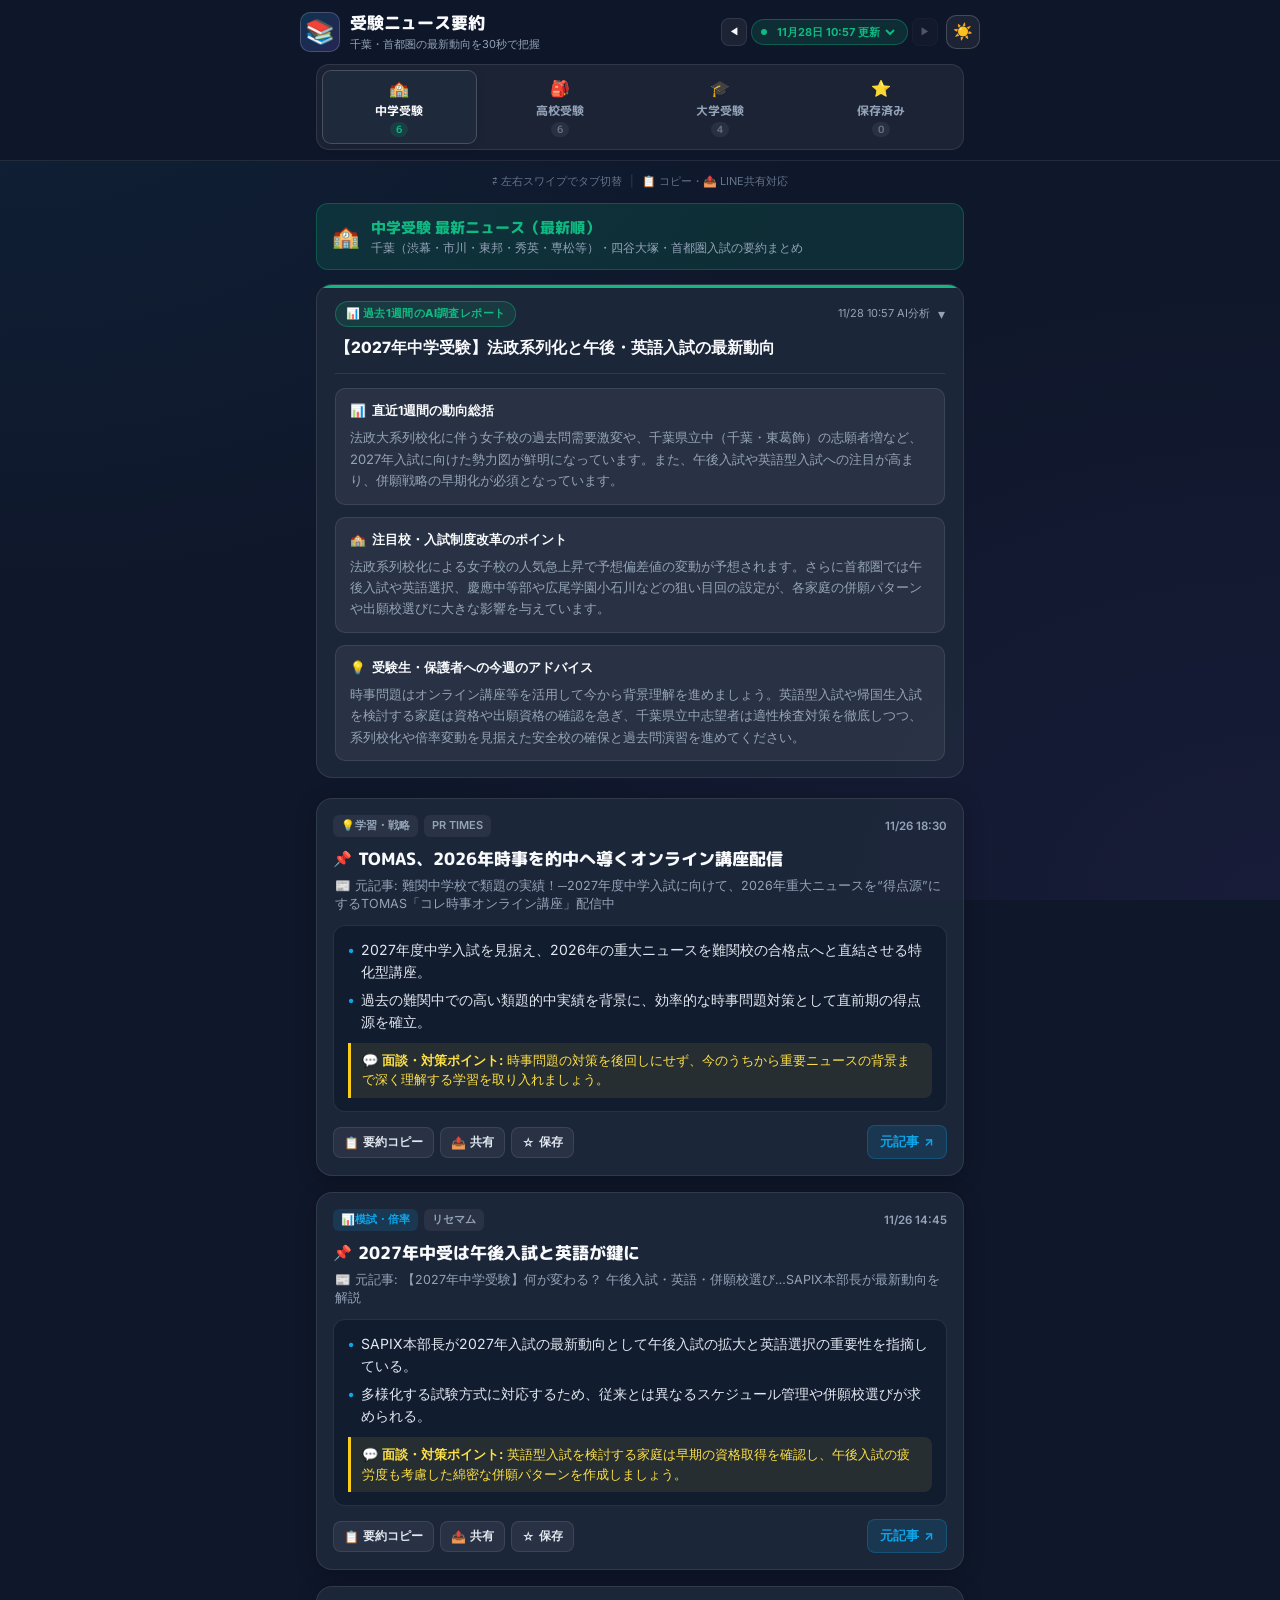
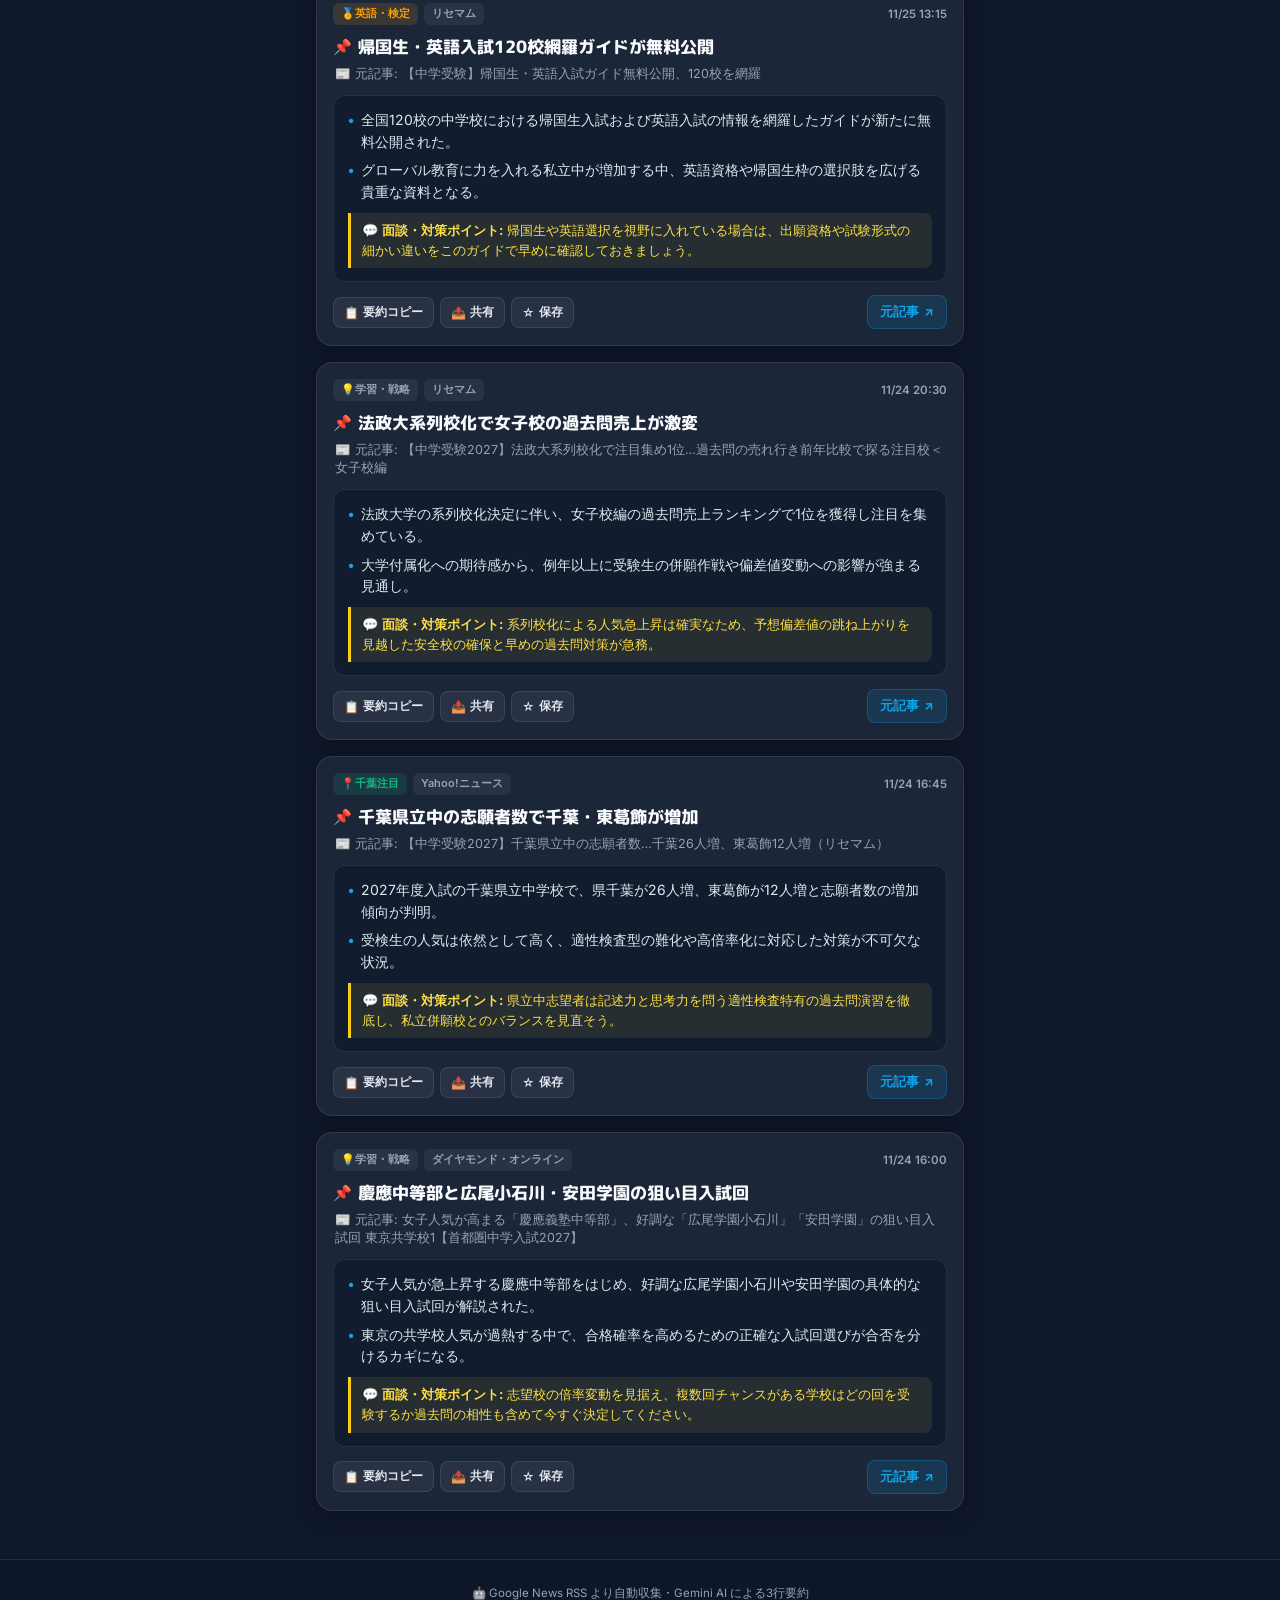
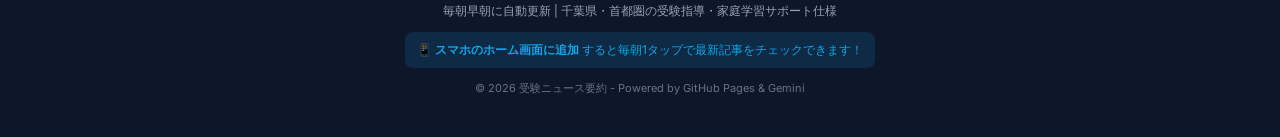
<file: docs/index.html>
<!DOCTYPE html>
<html lang="ja">
<head>
    <meta charset="UTF-8">
    <meta name="viewport" content="width=device-width, initial-scale=1.0">
    <title>毎朝3分！受験ニュース要約 | 中学・高校・大学受験</title>
    <meta name="description" content="毎朝最新の「中学受験」「高校受験」「大学受験」ニュースをAIが3行要約。千葉県・首都圏の入試トレンドと面談・対策ポイントが隙間時間の3分で丸わかり。">
    
    <!-- PWA / モバイル対応 -->
    <meta name="theme-color" content="#0F172A" id="metaThemeColor">
    <meta name="apple-mobile-web-app-capable" content="yes">
    <meta name="apple-mobile-web-app-status-bar-style" content="black-translucent">
    <meta name="apple-mobile-web-app-title" content="受験ニュース">
    <link rel="manifest" href="manifest.json?v=3.0">
    <link rel="icon" href="icon.svg" type="image/svg+xml">
    <link rel="apple-touch-icon" href="icon.svg">

    <!-- Google Fonts -->
    <link rel="preconnect" href="https://fonts.googleapis.com">
    <link rel="preconnect" href="https://fonts.gstatic.com" crossorigin>
    <link href="https://fonts.googleapis.com/css2?family=M+PLUS+Rounded+1c:wght@500;700;800&family=Inter:wght@400;500;600;700&display=swap" rel="stylesheet">
    <link rel="stylesheet" href="style.css?v=3.1">
    <script>
        // 初期描画時のフラッシュ防止（テーマ即時適用）
        (function() {
            try {
                const savedTheme = localStorage.getItem('exam_news_theme');
                if (savedTheme === 'light') {
                    document.documentElement.setAttribute('data-theme', 'light');
                }
            } catch (e) {}
        })();
    </script>
</head>
<body data-updated-time="11月28日 10:57" data-updated-date="2026-11-28">
    <!-- 上部固定ヘッダー＆タブ領域 -->
    <div class="sticky-top-shell">
        <header class="app-header">
            <div class="header-inner">
                <div class="logo-area">
                    <div class="logo-icon">📚</div>
                    <div>
                        <h1 class="logo-title">受験ニュース要約</h1>
                        <p class="logo-subtitle">千葉・首都圏の最新動向を30秒で把握</p>
                    </div>
                </div>
                <div class="header-controls">
                    <!-- 過去履歴（アーカイブ）日付切り替えナビ -->
                    <div class="archive-nav" id="archiveNav">
                        <button type="button" class="date-nav-btn" id="prevDateBtn" aria-label="前日のニュースを表示" title="前日のニュース">◀</button>
                        <div class="update-badge" id="updateBadge" title="表示日付">
                            <span class="pulse-dot" id="liveDot"></span>
                            <select id="dateSelect" class="date-select" aria-label="表示する日付を選択">
                                <option value="latest">11月28日 10:57 更新</option>
                            </select>
                        </div>
                        <button type="button" class="date-nav-btn" id="nextDateBtn" aria-label="翌日のニュースを表示" title="翌日のニュース" disabled>▶</button>
                    </div>
                    <button type="button" class="theme-toggle-btn" id="themeToggleBtn" onclick="toggleTheme()" aria-label="表示テーマ切り替え" title="ライト/ダークモード切替">
                        <span id="themeIcon">☀️</span>
                    </button>
                </div>
            </div>
        </header>

        <!-- 過去アーカイブ閲覧中バナー（過去日選択時のみ表示） -->
        <div class="archive-banner" id="archiveBanner" hidden>
            <span id="archiveBannerText">📅 過去のアーカイブを表示中</span>
            <button type="button" class="btn-return-latest" id="returnLatestBtn">最新日に戻る ↩</button>
        </div>

        <!-- カテゴリー切り替えタブ -->
        <div class="tabs-container">
            <nav class="category-tabs" role="tablist" aria-label="受験カテゴリー">
                <button type="button" class="tab-btn active" data-tab="junior" role="tab" aria-selected="true">
                    <span class="tab-icon">🏫</span>
                    <span class="tab-text">中学受験</span>
                    <span class="tab-count">6</span>
                </button>
                <button type="button" class="tab-btn" data-tab="high" role="tab" aria-selected="false">
                    <span class="tab-icon">🎒</span>
                    <span class="tab-text">高校受験</span>
                    <span class="tab-count">6</span>
                </button>
                <button type="button" class="tab-btn" data-tab="univ" role="tab" aria-selected="false">
                    <span class="tab-icon">🎓</span>
                    <span class="tab-text">大学受験</span>
                    <span class="tab-count">4</span>
                </button>
                <button type="button" class="tab-btn" data-tab="saved" role="tab" aria-selected="false">
                    <span class="tab-icon">⭐</span>
                    <span class="tab-text">保存済み</span>
                    <span class="tab-count" id="savedCountBadge">0</span>
                </button>
            </nav>
        </div>
    </div>

    <!-- メインコンテンツ -->
    <main class="main-container" id="mainContainer">
        <div class="swipe-hint">
            <span>⇄ 左右スワイプでタブ切替</span>
            <span class="hint-divider">|</span>
            <span>📋 コピー・📤 LINE共有対応</span>
        </div>

        <!-- 中学受験セクション -->
        <section id="junior-tab" class="tab-content active" role="tabpanel">
            <div class="section-intro junior">
                <div class="intro-icon">🏫</div>
                <div>
                    <h2>中学受験 最新ニュース（最新順）</h2>
                    <p>千葉（渋幕・市川・東邦・秀英・専松等）・四谷大塚・首都圏入試の要約まとめ</p>
                </div>
            </div>
            <!-- 過去1週間のAI調査レポート（上部ピン留めアコーディオン） -->
            <div id="report-container-junior" class="report-container">
                
    <details class="report-card junior" open>
        <summary class="report-summary-toggle">
            <div class="report-header">
                <span class="report-badge">📊 過去1週間のAI調査レポート</span>
                <span class="report-header-right">
                    <span class="report-date">11/28 10:57 AI分析</span>
                    <span class="report-chevron" aria-hidden="true">▾</span>
                </span>
            </div>
            <h3 class="report-title">【2027年中学受験】法政系列化と午後・英語入試の最新動向</h3>
        </summary>
        <div class="report-body">
            <div class="report-section">
                <div class="report-section-title">📊 <strong>直近1週間の動向総括</strong></div>
                <div class="report-section-text">法政大系列校化に伴う女子校の過去問需要激変や、千葉県立中（千葉・東葛飾）の志願者増など、2027年入試に向けた勢力図が鮮明になっています。また、午後入試や英語型入試への注目が高まり、併願戦略の早期化が必須となっています。</div>
            </div>
            <div class="report-section">
                <div class="report-section-title">🏫 <strong>注目校・入試制度改革のポイント</strong></div>
                <div class="report-section-text">法政系列校化による女子校の人気急上昇で予想偏差値の変動が予想されます。さらに首都圏では午後入試や英語選択、慶應中等部や広尾学園小石川などの狙い目回の設定が、各家庭の併願パターンや出願校選びに大きな影響を与えています。</div>
            </div>
            <div class="report-section">
                <div class="report-section-title">💡 <strong>受験生・保護者への今週のアドバイス</strong></div>
                <div class="report-section-text">時事問題はオンライン講座等を活用して今から背景理解を進めましょう。英語型入試や帰国生入試を検討する家庭は資格や出願資格の確認を急ぎ、千葉県立中志望者は適性検査対策を徹底しつつ、系列校化や倍率変動を見据えた安全校の確保と過去問演習を進めてください。</div>
            </div>
        </div>
    </details>
    
            </div>
            <div class="news-grid">
                
        <article class="news-card" data-article-id="5a6c6acd8c" data-is-new="false">
            <div class="card-header">
                <div class="card-badges">
                    
                    <span class="topic-badge badge-strategy">💡学習・戦略</span>
                    <span class="card-source">PR TIMES</span>
                </div>
                <div class="card-meta-right">
                    <span class="read-indicator" title="既読">✓ 既読</span>
                    <span class="card-date">11/26 18:30</span>
                </div>
            </div>
            <h3 class="card-headline-main">TOMAS、2026年時事を的中へ導くオンライン講座配信</h3>
            <p class="card-original-title">📰 元記事: 難関中学校で類題の実績！─2027年度中学入試に向けて、2026年重大ニュースを“得点源”にするTOMAS「コレ時事オンライン講座」配信中</p>
            <div class="summary-box">
                <div class="summary-points">
                    <div class="summary-point"><span class="dot">•</span><span>2027年度中学入試を見据え、2026年の重大ニュースを難関校の合格点へと直結させる特化型講座。</span></div><div class="summary-point"><span class="dot">•</span><span>過去の難関中での高い類題的中実績を背景に、効率的な時事問題対策として直前期の得点源を確立。</span></div>
                </div>
                <div class="summary-takeaway">💬 <strong>面談・対策ポイント:</strong> 時事問題の対策を後回しにせず、今のうちから重要ニュースの背景まで深く理解する学習を取り入れましょう。</div>
            </div>
            <div class="card-footer">
                <div class="card-actions">
                    <button type="button" class="btn-action btn-copy" data-copy="【中学受験】TOMAS、2026年時事を的中へ導くオンライン講座配信
📰 難関中学校で類題の実績！─2027年度中学入試に向けて、2026年重大ニュースを“得点源”にするTOMAS「コレ時事オンライン講座」配信中（PR TIMES / 11/26 18:30）
・2027年度中学入試を見据え、2026年の重大ニュースを難関校の合格点へと直結させる特化型講座。
・過去の難関中での高い類題的中実績を背景に、効率的な時事問題対策として直前期の得点源を確立。
💡 ポイント: 時事問題の対策を後回しにせず、今のうちから重要ニュースの背景まで深く理解する学習を取り入れましょう。
🔗 https://news.google.com/rss/articles/CBMiakFVX3lxTE14bERMc2lZSFVGTjYyNndnMVlwa3kySHhBRXh0QW5fMXo0WGNwWXB5TG0tdGYyVHpad1F2Yk9LRXlBcWFtTHFmeENxTXRNeFhhM1I5U1UwVUhLRzVfU1VxblhNLTI4MFZRUnc?oc=5" onclick="copySummary(this)" title="要約テキストをコピー">
                        <span>📋</span><span>要約コピー</span>
                    </button>
                    <button type="button" class="btn-action btn-share" data-copy="【中学受験】TOMAS、2026年時事を的中へ導くオンライン講座配信
📰 難関中学校で類題の実績！─2027年度中学入試に向けて、2026年重大ニュースを“得点源”にするTOMAS「コレ時事オンライン講座」配信中（PR TIMES / 11/26 18:30）
・2027年度中学入試を見据え、2026年の重大ニュースを難関校の合格点へと直結させる特化型講座。
・過去の難関中での高い類題的中実績を背景に、効率的な時事問題対策として直前期の得点源を確立。
💡 ポイント: 時事問題の対策を後回しにせず、今のうちから重要ニュースの背景まで深く理解する学習を取り入れましょう。
🔗 https://news.google.com/rss/articles/CBMiakFVX3lxTE14bERMc2lZSFVGTjYyNndnMVlwa3kySHhBRXh0QW5fMXo0WGNwWXB5TG0tdGYyVHpad1F2Yk9LRXlBcWFtTHFmeENxTXRNeFhhM1I5U1UwVUhLRzVfU1VxblhNLTI4MFZRUnc?oc=5" data-title="TOMAS、2026年時事を的中へ導くオンライン講座配信" data-url="https://news.google.com/rss/articles/CBMiakFVX3lxTE14bERMc2lZSFVGTjYyNndnMVlwa3kySHhBRXh0QW5fMXo0WGNwWXB5TG0tdGYyVHpad1F2Yk9LRXlBcWFtTHFmeENxTXRNeFhhM1I5U1UwVUhLRzVfU1VxblhNLTI4MFZRUnc?oc=5" onclick="shareArticle(this)" title="LINEや他アプリで共有">
                        <span>📤</span><span>共有</span>
                    </button>
                    <button type="button" class="btn-action btn-bookmark" data-article-id="5a6c6acd8c" onclick="toggleBookmark(this, '5a6c6acd8c')" title="あとで読む（保存）">
                        <span class="bm-icon">☆</span><span class="bm-text">保存</span>
                    </button>
                </div>
                <a href="https://news.google.com/rss/articles/CBMiakFVX3lxTE14bERMc2lZSFVGTjYyNndnMVlwa3kySHhBRXh0QW5fMXo0WGNwWXB5TG0tdGYyVHpad1F2Yk9LRXlBcWFtTHFmeENxTXRNeFhhM1I5U1UwVUhLRzVfU1VxblhNLTI4MFZRUnc?oc=5" target="_blank" rel="noopener noreferrer" class="btn-read-more" onclick="markAsRead('5a6c6acd8c')">
                    <span>元記事</span>
                    <span>↗</span>
                </a>
            </div>
        </article>
        

        <article class="news-card" data-article-id="847ee091b1" data-is-new="false">
            <div class="card-header">
                <div class="card-badges">
                    
                    <span class="topic-badge badge-exam">📊模試・倍率</span>
                    <span class="card-source">リセマム</span>
                </div>
                <div class="card-meta-right">
                    <span class="read-indicator" title="既読">✓ 既読</span>
                    <span class="card-date">11/26 14:45</span>
                </div>
            </div>
            <h3 class="card-headline-main">2027年中受は午後入試と英語が鍵に</h3>
            <p class="card-original-title">📰 元記事: 【2027年中学受験】何が変わる？ 午後入試・英語・併願校選び…SAPIX本部長が最新動向を解説</p>
            <div class="summary-box">
                <div class="summary-points">
                    <div class="summary-point"><span class="dot">•</span><span>SAPIX本部長が2027年入試の最新動向として午後入試の拡大と英語選択の重要性を指摘している。</span></div><div class="summary-point"><span class="dot">•</span><span>多様化する試験方式に対応するため、従来とは異なるスケジュール管理や併願校選びが求められる。</span></div>
                </div>
                <div class="summary-takeaway">💬 <strong>面談・対策ポイント:</strong> 英語型入試を検討する家庭は早期の資格取得を確認し、午後入試の疲労度も考慮した綿密な併願パターンを作成しましょう。</div>
            </div>
            <div class="card-footer">
                <div class="card-actions">
                    <button type="button" class="btn-action btn-copy" data-copy="【中学受験】2027年中受は午後入試と英語が鍵に
📰 【2027年中学受験】何が変わる？ 午後入試・英語・併願校選び…SAPIX本部長が最新動向を解説（リセマム / 11/26 14:45）
・SAPIX本部長が2027年入試の最新動向として午後入試の拡大と英語選択の重要性を指摘している。
・多様化する試験方式に対応するため、従来とは異なるスケジュール管理や併願校選びが求められる。
💡 ポイント: 英語型入試を検討する家庭は早期の資格取得を確認し、午後入試の疲労度も考慮した綿密な併願パターンを作成しましょう。
🔗 https://news.google.com/rss/articles/CBMiXEFVX3lxTE1mblJDWHBsQTNFM3NOblktaVg5emhqRHhGMEpVMmJyZzdpUUxSNmNsd1JLSW9yNnNIODRUY2N6YUFzOFB1MXNfemRBTEVEN1BOYTNuMEJrVkNPZ0NQ?oc=5" onclick="copySummary(this)" title="要約テキストをコピー">
                        <span>📋</span><span>要約コピー</span>
                    </button>
                    <button type="button" class="btn-action btn-share" data-copy="【中学受験】2027年中受は午後入試と英語が鍵に
📰 【2027年中学受験】何が変わる？ 午後入試・英語・併願校選び…SAPIX本部長が最新動向を解説（リセマム / 11/26 14:45）
・SAPIX本部長が2027年入試の最新動向として午後入試の拡大と英語選択の重要性を指摘している。
・多様化する試験方式に対応するため、従来とは異なるスケジュール管理や併願校選びが求められる。
💡 ポイント: 英語型入試を検討する家庭は早期の資格取得を確認し、午後入試の疲労度も考慮した綿密な併願パターンを作成しましょう。
🔗 https://news.google.com/rss/articles/CBMiXEFVX3lxTE1mblJDWHBsQTNFM3NOblktaVg5emhqRHhGMEpVMmJyZzdpUUxSNmNsd1JLSW9yNnNIODRUY2N6YUFzOFB1MXNfemRBTEVEN1BOYTNuMEJrVkNPZ0NQ?oc=5" data-title="2027年中受は午後入試と英語が鍵に" data-url="https://news.google.com/rss/articles/CBMiXEFVX3lxTE1mblJDWHBsQTNFM3NOblktaVg5emhqRHhGMEpVMmJyZzdpUUxSNmNsd1JLSW9yNnNIODRUY2N6YUFzOFB1MXNfemRBTEVEN1BOYTNuMEJrVkNPZ0NQ?oc=5" onclick="shareArticle(this)" title="LINEや他アプリで共有">
                        <span>📤</span><span>共有</span>
                    </button>
                    <button type="button" class="btn-action btn-bookmark" data-article-id="847ee091b1" onclick="toggleBookmark(this, '847ee091b1')" title="あとで読む（保存）">
                        <span class="bm-icon">☆</span><span class="bm-text">保存</span>
                    </button>
                </div>
                <a href="https://news.google.com/rss/articles/CBMiXEFVX3lxTE1mblJDWHBsQTNFM3NOblktaVg5emhqRHhGMEpVMmJyZzdpUUxSNmNsd1JLSW9yNnNIODRUY2N6YUFzOFB1MXNfemRBTEVEN1BOYTNuMEJrVkNPZ0NQ?oc=5" target="_blank" rel="noopener noreferrer" class="btn-read-more" onclick="markAsRead('847ee091b1')">
                    <span>元記事</span>
                    <span>↗</span>
                </a>
            </div>
        </article>
        

        <article class="news-card" data-article-id="c76a224e70" data-is-new="false">
            <div class="card-header">
                <div class="card-badges">
                    
                    <span class="topic-badge badge-cert">🏅英語・検定</span>
                    <span class="card-source">リセマム</span>
                </div>
                <div class="card-meta-right">
                    <span class="read-indicator" title="既読">✓ 既読</span>
                    <span class="card-date">11/25 13:15</span>
                </div>
            </div>
            <h3 class="card-headline-main">帰国生・英語入試120校網羅ガイドが無料公開</h3>
            <p class="card-original-title">📰 元記事: 【中学受験】帰国生・英語入試ガイド無料公開、120校を網羅</p>
            <div class="summary-box">
                <div class="summary-points">
                    <div class="summary-point"><span class="dot">•</span><span>全国120校の中学校における帰国生入試および英語入試の情報を網羅したガイドが新たに無料公開された。</span></div><div class="summary-point"><span class="dot">•</span><span>グローバル教育に力を入れる私立中が増加する中、英語資格や帰国生枠の選択肢を広げる貴重な資料となる。</span></div>
                </div>
                <div class="summary-takeaway">💬 <strong>面談・対策ポイント:</strong> 帰国生や英語選択を視野に入れている場合は、出願資格や試験形式の細かい違いをこのガイドで早めに確認しておきましょう。</div>
            </div>
            <div class="card-footer">
                <div class="card-actions">
                    <button type="button" class="btn-action btn-copy" data-copy="【中学受験】帰国生・英語入試120校網羅ガイドが無料公開
📰 【中学受験】帰国生・英語入試ガイド無料公開、120校を網羅（リセマム / 11/25 13:15）
・全国120校の中学校における帰国生入試および英語入試の情報を網羅したガイドが新たに無料公開された。
・グローバル教育に力を入れる私立中が増加する中、英語資格や帰国生枠の選択肢を広げる貴重な資料となる。
💡 ポイント: 帰国生や英語選択を視野に入れている場合は、出願資格や試験形式の細かい違いをこのガイドで早めに確認しておきましょう。
🔗 https://news.google.com/rss/articles/CBMiXEFVX3lxTE5rOW1kQjdyenZZM1RZdEgteDdha1NDSEpzYUZvRnZrRkxGU0pMZUJKa2RoUURBTnFDZGRUOFJTRy1qY3M2ajhfamRZRHFOWUZ3eE1yV2xoSUpLdGRZ?oc=5" onclick="copySummary(this)" title="要約テキストをコピー">
                        <span>📋</span><span>要約コピー</span>
                    </button>
                    <button type="button" class="btn-action btn-share" data-copy="【中学受験】帰国生・英語入試120校網羅ガイドが無料公開
📰 【中学受験】帰国生・英語入試ガイド無料公開、120校を網羅（リセマム / 11/25 13:15）
・全国120校の中学校における帰国生入試および英語入試の情報を網羅したガイドが新たに無料公開された。
・グローバル教育に力を入れる私立中が増加する中、英語資格や帰国生枠の選択肢を広げる貴重な資料となる。
💡 ポイント: 帰国生や英語選択を視野に入れている場合は、出願資格や試験形式の細かい違いをこのガイドで早めに確認しておきましょう。
🔗 https://news.google.com/rss/articles/CBMiXEFVX3lxTE5rOW1kQjdyenZZM1RZdEgteDdha1NDSEpzYUZvRnZrRkxGU0pMZUJKa2RoUURBTnFDZGRUOFJTRy1qY3M2ajhfamRZRHFOWUZ3eE1yV2xoSUpLdGRZ?oc=5" data-title="帰国生・英語入試120校網羅ガイドが無料公開" data-url="https://news.google.com/rss/articles/CBMiXEFVX3lxTE5rOW1kQjdyenZZM1RZdEgteDdha1NDSEpzYUZvRnZrRkxGU0pMZUJKa2RoUURBTnFDZGRUOFJTRy1qY3M2ajhfamRZRHFOWUZ3eE1yV2xoSUpLdGRZ?oc=5" onclick="shareArticle(this)" title="LINEや他アプリで共有">
                        <span>📤</span><span>共有</span>
                    </button>
                    <button type="button" class="btn-action btn-bookmark" data-article-id="c76a224e70" onclick="toggleBookmark(this, 'c76a224e70')" title="あとで読む（保存）">
                        <span class="bm-icon">☆</span><span class="bm-text">保存</span>
                    </button>
                </div>
                <a href="https://news.google.com/rss/articles/CBMiXEFVX3lxTE5rOW1kQjdyenZZM1RZdEgteDdha1NDSEpzYUZvRnZrRkxGU0pMZUJKa2RoUURBTnFDZGRUOFJTRy1qY3M2ajhfamRZRHFOWUZ3eE1yV2xoSUpLdGRZ?oc=5" target="_blank" rel="noopener noreferrer" class="btn-read-more" onclick="markAsRead('c76a224e70')">
                    <span>元記事</span>
                    <span>↗</span>
                </a>
            </div>
        </article>
        

        <article class="news-card" data-article-id="0b38dbb12f" data-is-new="false">
            <div class="card-header">
                <div class="card-badges">
                    
                    <span class="topic-badge badge-strategy">💡学習・戦略</span>
                    <span class="card-source">リセマム</span>
                </div>
                <div class="card-meta-right">
                    <span class="read-indicator" title="既読">✓ 既読</span>
                    <span class="card-date">11/24 20:30</span>
                </div>
            </div>
            <h3 class="card-headline-main">法政大系列校化で女子校の過去問売上が激変</h3>
            <p class="card-original-title">📰 元記事: 【中学受験2027】法政大系列校化で注目集め1位…過去問の売れ行き前年比較で探る注目校＜女子校編</p>
            <div class="summary-box">
                <div class="summary-points">
                    <div class="summary-point"><span class="dot">•</span><span>法政大学の系列校化決定に伴い、女子校編の過去問売上ランキングで1位を獲得し注目を集めている。</span></div><div class="summary-point"><span class="dot">•</span><span>大学付属化への期待感から、例年以上に受験生の併願作戦や偏差値変動への影響が強まる見通し。</span></div>
                </div>
                <div class="summary-takeaway">💬 <strong>面談・対策ポイント:</strong> 系列校化による人気急上昇は確実なため、予想偏差値の跳ね上がりを見越した安全校の確保と早めの過去問対策が急務。</div>
            </div>
            <div class="card-footer">
                <div class="card-actions">
                    <button type="button" class="btn-action btn-copy" data-copy="【中学受験】法政大系列校化で女子校の過去問売上が激変
📰 【中学受験2027】法政大系列校化で注目集め1位…過去問の売れ行き前年比較で探る注目校＜女子校編（リセマム / 11/24 20:30）
・法政大学の系列校化決定に伴い、女子校編の過去問売上ランキングで1位を獲得し注目を集めている。
・大学付属化への期待感から、例年以上に受験生の併願作戦や偏差値変動への影響が強まる見通し。
💡 ポイント: 系列校化による人気急上昇は確実なため、予想偏差値の跳ね上がりを見越した安全校の確保と早めの過去問対策が急務。
🔗 https://news.google.com/rss/articles/CBMiXEFVX3lxTFBSSFRleUFlNHIzUnUta3pYeXBST2tmalhoXzNyU1Rsb0NCSDk1SzdvMFdRcGFYejRfb1BCLXZ3MnQzcjc1QWRkaHlKY3JBSDhHSlk0TjlGQUJoOFBp?oc=5" onclick="copySummary(this)" title="要約テキストをコピー">
                        <span>📋</span><span>要約コピー</span>
                    </button>
                    <button type="button" class="btn-action btn-share" data-copy="【中学受験】法政大系列校化で女子校の過去問売上が激変
📰 【中学受験2027】法政大系列校化で注目集め1位…過去問の売れ行き前年比較で探る注目校＜女子校編（リセマム / 11/24 20:30）
・法政大学の系列校化決定に伴い、女子校編の過去問売上ランキングで1位を獲得し注目を集めている。
・大学付属化への期待感から、例年以上に受験生の併願作戦や偏差値変動への影響が強まる見通し。
💡 ポイント: 系列校化による人気急上昇は確実なため、予想偏差値の跳ね上がりを見越した安全校の確保と早めの過去問対策が急務。
🔗 https://news.google.com/rss/articles/CBMiXEFVX3lxTFBSSFRleUFlNHIzUnUta3pYeXBST2tmalhoXzNyU1Rsb0NCSDk1SzdvMFdRcGFYejRfb1BCLXZ3MnQzcjc1QWRkaHlKY3JBSDhHSlk0TjlGQUJoOFBp?oc=5" data-title="法政大系列校化で女子校の過去問売上が激変" data-url="https://news.google.com/rss/articles/CBMiXEFVX3lxTFBSSFRleUFlNHIzUnUta3pYeXBST2tmalhoXzNyU1Rsb0NCSDk1SzdvMFdRcGFYejRfb1BCLXZ3MnQzcjc1QWRkaHlKY3JBSDhHSlk0TjlGQUJoOFBp?oc=5" onclick="shareArticle(this)" title="LINEや他アプリで共有">
                        <span>📤</span><span>共有</span>
                    </button>
                    <button type="button" class="btn-action btn-bookmark" data-article-id="0b38dbb12f" onclick="toggleBookmark(this, '0b38dbb12f')" title="あとで読む（保存）">
                        <span class="bm-icon">☆</span><span class="bm-text">保存</span>
                    </button>
                </div>
                <a href="https://news.google.com/rss/articles/CBMiXEFVX3lxTFBSSFRleUFlNHIzUnUta3pYeXBST2tmalhoXzNyU1Rsb0NCSDk1SzdvMFdRcGFYejRfb1BCLXZ3MnQzcjc1QWRkaHlKY3JBSDhHSlk0TjlGQUJoOFBp?oc=5" target="_blank" rel="noopener noreferrer" class="btn-read-more" onclick="markAsRead('0b38dbb12f')">
                    <span>元記事</span>
                    <span>↗</span>
                </a>
            </div>
        </article>
        

        <article class="news-card" data-article-id="5dceba3119" data-is-new="false">
            <div class="card-header">
                <div class="card-badges">
                    
                    <span class="topic-badge badge-chiba">📍千葉注目</span>
                    <span class="card-source">Yahoo!ニュース</span>
                </div>
                <div class="card-meta-right">
                    <span class="read-indicator" title="既読">✓ 既読</span>
                    <span class="card-date">11/24 16:45</span>
                </div>
            </div>
            <h3 class="card-headline-main">千葉県立中の志願者数で千葉・東葛飾が増加</h3>
            <p class="card-original-title">📰 元記事: 【中学受験2027】千葉県立中の志願者数…千葉26人増、東葛飾12人増（リセマム）</p>
            <div class="summary-box">
                <div class="summary-points">
                    <div class="summary-point"><span class="dot">•</span><span>2027年度入試の千葉県立中学校で、県千葉が26人増、東葛飾が12人増と志願者数の増加傾向が判明。</span></div><div class="summary-point"><span class="dot">•</span><span>受検生の人気は依然として高く、適性検査型の難化や高倍率化に対応した対策が不可欠な状況。</span></div>
                </div>
                <div class="summary-takeaway">💬 <strong>面談・対策ポイント:</strong> 県立中志望者は記述力と思考力を問う適性検査特有の過去問演習を徹底し、私立併願校とのバランスを見直そう。</div>
            </div>
            <div class="card-footer">
                <div class="card-actions">
                    <button type="button" class="btn-action btn-copy" data-copy="【中学受験】千葉県立中の志願者数で千葉・東葛飾が増加
📰 【中学受験2027】千葉県立中の志願者数…千葉26人増、東葛飾12人増（リセマム）（Yahoo!ニュース / 11/24 16:45）
・2027年度入試の千葉県立中学校で、県千葉が26人増、東葛飾が12人増と志願者数の増加傾向が判明。
・受検生の人気は依然として高く、適性検査型の難化や高倍率化に対応した対策が不可欠な状況。
💡 ポイント: 県立中志望者は記述力と思考力を問う適性検査特有の過去問演習を徹底し、私立併願校とのバランスを見直そう。
🔗 https://news.google.com/rss/articles/CBMif0FVX3lxTE0xZjBrZ3pLSEpfSHl0Vi1KR0phYTRxckNBSFNPalZwT3oyX2F2ZWMwZ1BiUEVrczF6cjBNbGNEUzJnTEZUSlhyaFAyNVBPWGJNbEJGYkJLZlN0X1FhN05DU20yTkh2WFhaWFNZUFh4cHVHMXBtTmU3LXRFWDRRR0k?oc=5" onclick="copySummary(this)" title="要約テキストをコピー">
                        <span>📋</span><span>要約コピー</span>
                    </button>
                    <button type="button" class="btn-action btn-share" data-copy="【中学受験】千葉県立中の志願者数で千葉・東葛飾が増加
📰 【中学受験2027】千葉県立中の志願者数…千葉26人増、東葛飾12人増（リセマム）（Yahoo!ニュース / 11/24 16:45）
・2027年度入試の千葉県立中学校で、県千葉が26人増、東葛飾が12人増と志願者数の増加傾向が判明。
・受検生の人気は依然として高く、適性検査型の難化や高倍率化に対応した対策が不可欠な状況。
💡 ポイント: 県立中志望者は記述力と思考力を問う適性検査特有の過去問演習を徹底し、私立併願校とのバランスを見直そう。
🔗 https://news.google.com/rss/articles/CBMif0FVX3lxTE0xZjBrZ3pLSEpfSHl0Vi1KR0phYTRxckNBSFNPalZwT3oyX2F2ZWMwZ1BiUEVrczF6cjBNbGNEUzJnTEZUSlhyaFAyNVBPWGJNbEJGYkJLZlN0X1FhN05DU20yTkh2WFhaWFNZUFh4cHVHMXBtTmU3LXRFWDRRR0k?oc=5" data-title="千葉県立中の志願者数で千葉・東葛飾が増加" data-url="https://news.google.com/rss/articles/CBMif0FVX3lxTE0xZjBrZ3pLSEpfSHl0Vi1KR0phYTRxckNBSFNPalZwT3oyX2F2ZWMwZ1BiUEVrczF6cjBNbGNEUzJnTEZUSlhyaFAyNVBPWGJNbEJGYkJLZlN0X1FhN05DU20yTkh2WFhaWFNZUFh4cHVHMXBtTmU3LXRFWDRRR0k?oc=5" onclick="shareArticle(this)" title="LINEや他アプリで共有">
                        <span>📤</span><span>共有</span>
                    </button>
                    <button type="button" class="btn-action btn-bookmark" data-article-id="5dceba3119" onclick="toggleBookmark(this, '5dceba3119')" title="あとで読む（保存）">
                        <span class="bm-icon">☆</span><span class="bm-text">保存</span>
                    </button>
                </div>
                <a href="https://news.google.com/rss/articles/CBMif0FVX3lxTE0xZjBrZ3pLSEpfSHl0Vi1KR0phYTRxckNBSFNPalZwT3oyX2F2ZWMwZ1BiUEVrczF6cjBNbGNEUzJnTEZUSlhyaFAyNVBPWGJNbEJGYkJLZlN0X1FhN05DU20yTkh2WFhaWFNZUFh4cHVHMXBtTmU3LXRFWDRRR0k?oc=5" target="_blank" rel="noopener noreferrer" class="btn-read-more" onclick="markAsRead('5dceba3119')">
                    <span>元記事</span>
                    <span>↗</span>
                </a>
            </div>
        </article>
        

        <article class="news-card" data-article-id="b51503b384" data-is-new="false">
            <div class="card-header">
                <div class="card-badges">
                    
                    <span class="topic-badge badge-strategy">💡学習・戦略</span>
                    <span class="card-source">ダイヤモンド・オンライン</span>
                </div>
                <div class="card-meta-right">
                    <span class="read-indicator" title="既読">✓ 既読</span>
                    <span class="card-date">11/24 16:00</span>
                </div>
            </div>
            <h3 class="card-headline-main">慶應中等部と広尾小石川・安田学園の狙い目入試回</h3>
            <p class="card-original-title">📰 元記事: 女子人気が高まる「慶應義塾中等部」、好調な「広尾学園小石川」「安田学園」の狙い目入試回 東京共学校1【首都圏中学入試2027】</p>
            <div class="summary-box">
                <div class="summary-points">
                    <div class="summary-point"><span class="dot">•</span><span>女子人気が急上昇する慶應中等部をはじめ、好調な広尾学園小石川や安田学園の具体的な狙い目入試回が解説された。</span></div><div class="summary-point"><span class="dot">•</span><span>東京の共学校人気が過熱する中で、合格確率を高めるための正確な入試回選びが合否を分けるカギになる。</span></div>
                </div>
                <div class="summary-takeaway">💬 <strong>面談・対策ポイント:</strong> 志望校の倍率変動を見据え、複数回チャンスがある学校はどの回を受験するか過去問の相性も含めて今すぐ決定してください。</div>
            </div>
            <div class="card-footer">
                <div class="card-actions">
                    <button type="button" class="btn-action btn-copy" data-copy="【中学受験】慶應中等部と広尾小石川・安田学園の狙い目入試回
📰 女子人気が高まる「慶應義塾中等部」、好調な「広尾学園小石川」「安田学園」の狙い目入試回 東京共学校1【首都圏中学入試2027】（ダイヤモンド・オンライン / 11/24 16:00）
・女子人気が急上昇する慶應中等部をはじめ、好調な広尾学園小石川や安田学園の具体的な狙い目入試回が解説された。
・東京の共学校人気が過熱する中で、合格確率を高めるための正確な入試回選びが合否を分けるカギになる。
💡 ポイント: 志望校の倍率変動を見据え、複数回チャンスがある学校はどの回を受験するか過去問の相性も含めて今すぐ決定してください。
🔗 https://news.google.com/rss/articles/CBMiTEFVX3lxTE16cVFNczlTRm9sU2pWa2lySmRVek4xeWdSV013VHdpV2Y2UVJuSnJSRlU0QktCVnptc3dNVGsxTXAyaFdtMmJZU19QYTc?oc=5" onclick="copySummary(this)" title="要約テキストをコピー">
                        <span>📋</span><span>要約コピー</span>
                    </button>
                    <button type="button" class="btn-action btn-share" data-copy="【中学受験】慶應中等部と広尾小石川・安田学園の狙い目入試回
📰 女子人気が高まる「慶應義塾中等部」、好調な「広尾学園小石川」「安田学園」の狙い目入試回 東京共学校1【首都圏中学入試2027】（ダイヤモンド・オンライン / 11/24 16:00）
・女子人気が急上昇する慶應中等部をはじめ、好調な広尾学園小石川や安田学園の具体的な狙い目入試回が解説された。
・東京の共学校人気が過熱する中で、合格確率を高めるための正確な入試回選びが合否を分けるカギになる。
💡 ポイント: 志望校の倍率変動を見据え、複数回チャンスがある学校はどの回を受験するか過去問の相性も含めて今すぐ決定してください。
🔗 https://news.google.com/rss/articles/CBMiTEFVX3lxTE16cVFNczlTRm9sU2pWa2lySmRVek4xeWdSV013VHdpV2Y2UVJuSnJSRlU0QktCVnptc3dNVGsxTXAyaFdtMmJZU19QYTc?oc=5" data-title="慶應中等部と広尾小石川・安田学園の狙い目入試回" data-url="https://news.google.com/rss/articles/CBMiTEFVX3lxTE16cVFNczlTRm9sU2pWa2lySmRVek4xeWdSV013VHdpV2Y2UVJuSnJSRlU0QktCVnptc3dNVGsxTXAyaFdtMmJZU19QYTc?oc=5" onclick="shareArticle(this)" title="LINEや他アプリで共有">
                        <span>📤</span><span>共有</span>
                    </button>
                    <button type="button" class="btn-action btn-bookmark" data-article-id="b51503b384" onclick="toggleBookmark(this, 'b51503b384')" title="あとで読む（保存）">
                        <span class="bm-icon">☆</span><span class="bm-text">保存</span>
                    </button>
                </div>
                <a href="https://news.google.com/rss/articles/CBMiTEFVX3lxTE16cVFNczlTRm9sU2pWa2lySmRVek4xeWdSV013VHdpV2Y2UVJuSnJSRlU0QktCVnptc3dNVGsxTXAyaFdtMmJZU19QYTc?oc=5" target="_blank" rel="noopener noreferrer" class="btn-read-more" onclick="markAsRead('b51503b384')">
                    <span>元記事</span>
                    <span>↗</span>
                </a>
            </div>
        </article>
        
            </div>
        </section>

        <!-- 高校受験セクション -->
        <section id="high-tab" class="tab-content" role="tabpanel">
            <div class="section-intro high">
                <div class="intro-icon">🎒</div>
                <div>
                    <h2>高校受験 最新ニュース（最新順）</h2>
                    <p>千葉県公立・私立高入試（船高・千高・東葛・八千代・Vもぎ等）・首都圏の要約まとめ</p>
                </div>
            </div>
            <!-- 過去1週間のAI調査レポート（上部ピン留めアコーディオン） -->
            <div id="report-container-high" class="report-container">
                
    <details class="report-card high" open>
        <summary class="report-summary-toggle">
            <div class="report-header">
                <span class="report-badge">📊 過去1週間のAI調査レポート</span>
                <span class="report-header-right">
                    <span class="report-date">11/28 10:57 AI分析</span>
                    <span class="report-chevron" aria-hidden="true">▾</span>
                </span>
            </div>
            <h3 class="report-title">千葉・東京・神奈川における不登校支援と多様化する入試戦略</h3>
        </summary>
        <div class="report-body">
            <div class="report-section">
                <div class="report-section-title">📊 <strong>直近1週間の動向総括</strong></div>
                <div class="report-section-text">今週は千葉の地域連携アクティブスクールや東京の内申不要校・チャレンジスクールなど、不登校生向けの進学支援が大きな注目を集めました。また、都立のTIPSフォーラム開催やESAT-J実施など、首都圏全体で制度や対策に関する動きが活発化しています。</div>
            </div>
            <div class="report-section">
                <div class="report-section-title">🎒 <strong>注目校・入試制度改革のポイント</strong></div>
                <div class="report-section-text">千葉県のアクティブスクールや都立のチャレンジ・エンカレッジスクールなど、内申点や不登校の経歴にとらわれない多様な進路選択が注目されています。さらに神奈川の定時制データ公開など、生徒の状況に応じた柔軟な学校選びがトレンドとなっています。</div>
            </div>
            <div class="report-section">
                <div class="report-section-title">💡 <strong>受験生・保護者への今週のアドバイス</strong></div>
                <div class="report-section-text">内申点や不登校に不安がある受験生は、作文や面接など学力検査以外の評価方法や過去問対策を早めに進めましょう。各種オンラインセミナーや個別面談を活用し、自身に最適な入試制度や学校の情報を正確に収集してください。</div>
            </div>
        </div>
    </details>
    
            </div>
            <div class="news-grid">
                
        <article class="news-card" data-article-id="051e6ac1ab" data-is-new="true">
            <div class="card-header">
                <div class="card-badges">
                    <span class="badge-new">🔥 NEW</span>
                    <span class="topic-badge badge-chiba">📍千葉注目</span>
                    <span class="card-source">Infoseek</span>
                </div>
                <div class="card-meta-right">
                    <span class="read-indicator" title="既読">✓ 既読</span>
                    <span class="card-date">昨日 23:40</span>
                </div>
            </div>
            <h3 class="card-headline-main">千葉県の不登校生向け進学支援！地域連携アクティブスクールの全貌</h3>
            <p class="card-original-title">📰 元記事: 【12/2(水)無料オンライン】千葉県・不登校からの高校進学！地域連携アクティブスクール超徹底解説～通信制・定時制・私立高校との比較も紹介～</p>
            <div class="summary-box">
                <div class="summary-points">
                    <div class="summary-point"><span class="dot">•</span><span>不登校経験者が進学しやすい地域連携アクティブスクールの仕組みを網羅的に解説する無料オンラインイベント。</span></div><div class="summary-point"><span class="dot">•</span><span>通信制高校や定時制、一般私立高校との具体的な比較を通じて、生徒に最適な選択肢を見極めるための判断材料を提供。</span></div>
                </div>
                <div class="summary-takeaway">💬 <strong>面談・対策ポイント:</strong> 不登校からの進路選択で悩む保護者は参加し、多様な選択肢の特徴を把握した上で個別面談に備えましょう。</div>
            </div>
            <div class="card-footer">
                <div class="card-actions">
                    <button type="button" class="btn-action btn-copy" data-copy="【高校受験】千葉県の不登校生向け進学支援！地域連携アクティブスクールの全貌
📰 【12/2(水)無料オンライン】千葉県・不登校からの高校進学！地域連携アクティブスクール超徹底解説～通信制・定時制・私立高校との比較も紹介～（Infoseek / 昨日 23:40）
・不登校経験者が進学しやすい地域連携アクティブスクールの仕組みを網羅的に解説する無料オンラインイベント。
・通信制高校や定時制、一般私立高校との具体的な比較を通じて、生徒に最適な選択肢を見極めるための判断材料を提供。
💡 ポイント: 不登校からの進路選択で悩む保護者は参加し、多様な選択肢の特徴を把握した上で個別面談に備えましょう。
🔗 https://news.google.com/rss/articles/CBMickFVX3lxTE1TcDZfLWZhVnFYZFc5WXptX2xFX2Y3UV9KLTFKWUVDZDEzT3N3MGduODdEeGktdktKQ0I4UVhjclpUWnJoSE5NTEktM3RxaEsxRWI5dmNvYW5aNkJHOXhvSW9ZVzRaa3dvcWlpU3hnb19OZw?oc=5" onclick="copySummary(this)" title="要約テキストをコピー">
                        <span>📋</span><span>要約コピー</span>
                    </button>
                    <button type="button" class="btn-action btn-share" data-copy="【高校受験】千葉県の不登校生向け進学支援！地域連携アクティブスクールの全貌
📰 【12/2(水)無料オンライン】千葉県・不登校からの高校進学！地域連携アクティブスクール超徹底解説～通信制・定時制・私立高校との比較も紹介～（Infoseek / 昨日 23:40）
・不登校経験者が進学しやすい地域連携アクティブスクールの仕組みを網羅的に解説する無料オンラインイベント。
・通信制高校や定時制、一般私立高校との具体的な比較を通じて、生徒に最適な選択肢を見極めるための判断材料を提供。
💡 ポイント: 不登校からの進路選択で悩む保護者は参加し、多様な選択肢の特徴を把握した上で個別面談に備えましょう。
🔗 https://news.google.com/rss/articles/CBMickFVX3lxTE1TcDZfLWZhVnFYZFc5WXptX2xFX2Y3UV9KLTFKWUVDZDEzT3N3MGduODdEeGktdktKQ0I4UVhjclpUWnJoSE5NTEktM3RxaEsxRWI5dmNvYW5aNkJHOXhvSW9ZVzRaa3dvcWlpU3hnb19OZw?oc=5" data-title="千葉県の不登校生向け進学支援！地域連携アクティブスクールの全貌" data-url="https://news.google.com/rss/articles/CBMickFVX3lxTE1TcDZfLWZhVnFYZFc5WXptX2xFX2Y3UV9KLTFKWUVDZDEzT3N3MGduODdEeGktdktKQ0I4UVhjclpUWnJoSE5NTEktM3RxaEsxRWI5dmNvYW5aNkJHOXhvSW9ZVzRaa3dvcWlpU3hnb19OZw?oc=5" onclick="shareArticle(this)" title="LINEや他アプリで共有">
                        <span>📤</span><span>共有</span>
                    </button>
                    <button type="button" class="btn-action btn-bookmark" data-article-id="051e6ac1ab" onclick="toggleBookmark(this, '051e6ac1ab')" title="あとで読む（保存）">
                        <span class="bm-icon">☆</span><span class="bm-text">保存</span>
                    </button>
                </div>
                <a href="https://news.google.com/rss/articles/CBMickFVX3lxTE1TcDZfLWZhVnFYZFc5WXptX2xFX2Y3UV9KLTFKWUVDZDEzT3N3MGduODdEeGktdktKQ0I4UVhjclpUWnJoSE5NTEktM3RxaEsxRWI5dmNvYW5aNkJHOXhvSW9ZVzRaa3dvcWlpU3hnb19OZw?oc=5" target="_blank" rel="noopener noreferrer" class="btn-read-more" onclick="markAsRead('051e6ac1ab')">
                    <span>元記事</span>
                    <span>↗</span>
                </a>
            </div>
        </article>
        

        <article class="news-card" data-article-id="d689490972" data-is-new="true">
            <div class="card-header">
                <div class="card-badges">
                    <span class="badge-new">🔥 NEW</span>
                    <span class="topic-badge badge-strategy">💡学習・戦略</span>
                    <span class="card-source">PR TIMES</span>
                </div>
                <div class="card-meta-right">
                    <span class="read-indicator" title="既読">✓ 既読</span>
                    <span class="card-date">昨日 11:18</span>
                </div>
            </div>
            <h3 class="card-headline-main">都立高校入試の最新動向を網羅！有明GYM-EXでTIPSフォーラム開催</h3>
            <p class="card-original-title">📰 元記事: 「都立高校TIPSフォーラム2026」12月19日（土）、有明GYM-EXで開催</p>
            <div class="summary-box">
                <div class="summary-points">
                    <div class="summary-point"><span class="dot">•</span><span>都立高校受験の必須情報や攻略法が集結する大規模な「都立高校TIPSフォーラム2026」が12月19日に有明GYM-EXで開催。</span></div><div class="summary-point"><span class="dot">•</span><span>最新の入試傾向や対策のノウハウを直接収集できるため、受験生・保護者にとって見逃せない重要なイベント。</span></div>
                </div>
                <div class="summary-takeaway">💬 <strong>面談・対策ポイント:</strong> 都立志望者は早めに日程を押さえ、最新の出題傾向や対策情報を収集して直前期の学習戦略に役立てましょう。</div>
            </div>
            <div class="card-footer">
                <div class="card-actions">
                    <button type="button" class="btn-action btn-copy" data-copy="【高校受験】都立高校入試の最新動向を網羅！有明GYM-EXでTIPSフォーラム開催
📰 「都立高校TIPSフォーラム2026」12月19日（土）、有明GYM-EXで開催（PR TIMES / 昨日 11:18）
・都立高校受験の必須情報や攻略法が集結する大規模な「都立高校TIPSフォーラム2026」が12月19日に有明GYM-EXで開催。
・最新の入試傾向や対策のノウハウを直接収集できるため、受験生・保護者にとって見逃せない重要なイベント。
💡 ポイント: 都立志望者は早めに日程を押さえ、最新の出題傾向や対策情報を収集して直前期の学習戦略に役立てましょう。
🔗 https://news.google.com/rss/articles/CBMiakFVX3lxTFBseHJfeUxNSUplWEpQMzB2M0hjay1yUUQwbmZSZGNlS2dESE1TVFVaN0xFN25ZM0dqdDU4bEJOS090RXlKTE1QWm5Fb2lnbVpnbFRBVnZaQ3FDQlM1b1VuaWYtTXBfNnJoQnc?oc=5" onclick="copySummary(this)" title="要約テキストをコピー">
                        <span>📋</span><span>要約コピー</span>
                    </button>
                    <button type="button" class="btn-action btn-share" data-copy="【高校受験】都立高校入試の最新動向を網羅！有明GYM-EXでTIPSフォーラム開催
📰 「都立高校TIPSフォーラム2026」12月19日（土）、有明GYM-EXで開催（PR TIMES / 昨日 11:18）
・都立高校受験の必須情報や攻略法が集結する大規模な「都立高校TIPSフォーラム2026」が12月19日に有明GYM-EXで開催。
・最新の入試傾向や対策のノウハウを直接収集できるため、受験生・保護者にとって見逃せない重要なイベント。
💡 ポイント: 都立志望者は早めに日程を押さえ、最新の出題傾向や対策情報を収集して直前期の学習戦略に役立てましょう。
🔗 https://news.google.com/rss/articles/CBMiakFVX3lxTFBseHJfeUxNSUplWEpQMzB2M0hjay1yUUQwbmZSZGNlS2dESE1TVFVaN0xFN25ZM0dqdDU4bEJOS090RXlKTE1QWm5Fb2lnbVpnbFRBVnZaQ3FDQlM1b1VuaWYtTXBfNnJoQnc?oc=5" data-title="都立高校入試の最新動向を網羅！有明GYM-EXでTIPSフォーラム開催" data-url="https://news.google.com/rss/articles/CBMiakFVX3lxTFBseHJfeUxNSUplWEpQMzB2M0hjay1yUUQwbmZSZGNlS2dESE1TVFVaN0xFN25ZM0dqdDU4bEJOS090RXlKTE1QWm5Fb2lnbVpnbFRBVnZaQ3FDQlM1b1VuaWYtTXBfNnJoQnc?oc=5" onclick="shareArticle(this)" title="LINEや他アプリで共有">
                        <span>📤</span><span>共有</span>
                    </button>
                    <button type="button" class="btn-action btn-bookmark" data-article-id="d689490972" onclick="toggleBookmark(this, 'd689490972')" title="あとで読む（保存）">
                        <span class="bm-icon">☆</span><span class="bm-text">保存</span>
                    </button>
                </div>
                <a href="https://news.google.com/rss/articles/CBMiakFVX3lxTFBseHJfeUxNSUplWEpQMzB2M0hjay1yUUQwbmZSZGNlS2dESE1TVFVaN0xFN25ZM0dqdDU4bEJOS090RXlKTE1QWm5Fb2lnbVpnbFRBVnZaQ3FDQlM1b1VuaWYtTXBfNnJoQnc?oc=5" target="_blank" rel="noopener noreferrer" class="btn-read-more" onclick="markAsRead('d689490972')">
                    <span>元記事</span>
                    <span>↗</span>
                </a>
            </div>
        </article>
        

        <article class="news-card" data-article-id="7f562c95aa" data-is-new="false">
            <div class="card-header">
                <div class="card-badges">
                    
                    <span class="topic-badge badge-system">📝制度・日程</span>
                    <span class="card-source">ICT教育ニュース</span>
                </div>
                <div class="card-meta-right">
                    <span class="read-indicator" title="既読">✓ 既読</span>
                    <span class="card-date">11/25 15:18</span>
                </div>
            </div>
            <h3 class="card-headline-main">内申点不要の都立受験を解説！キズキ共育塾が26日セミナー</h3>
            <p class="card-original-title">📰 元記事: 個別指導塾「キズキ共育塾」、「内申点に頼らない東京都の高校受験」26日開催</p>
            <div class="summary-box">
                <div class="summary-points">
                    <div class="summary-point"><span class="dot">•</span><span>キズキ共育塾が不登校や起立性調節障害の生徒を対象とした「内申点に頼らない東京都の高校受験セミナー」を26日に開催する。</span></div><div class="summary-point"><span class="dot">•</span><span>オール1や不登校の経歴があっても受験可能な学校選びや、本番の学力検査で逆転合格を狙う具体的な学習戦略が明かされる。</span></div>
                </div>
                <div class="summary-takeaway">💬 <strong>面談・対策ポイント:</strong> 内申点で不利な生徒は一般入試や推薦の仕組みを早めに理解し、当日の学力試験一発勝負に特化した対策を今から計画的に進めましょう。</div>
            </div>
            <div class="card-footer">
                <div class="card-actions">
                    <button type="button" class="btn-action btn-copy" data-copy="【高校受験】内申点不要の都立受験を解説！キズキ共育塾が26日セミナー
📰 個別指導塾「キズキ共育塾」、「内申点に頼らない東京都の高校受験」26日開催（ICT教育ニュース / 11/25 15:18）
・キズキ共育塾が不登校や起立性調節障害の生徒を対象とした「内申点に頼らない東京都の高校受験セミナー」を26日に開催する。
・オール1や不登校の経歴があっても受験可能な学校選びや、本番の学力検査で逆転合格を狙う具体的な学習戦略が明かされる。
💡 ポイント: 内申点で不利な生徒は一般入試や推薦の仕組みを早めに理解し、当日の学力試験一発勝負に特化した対策を今から計画的に進めましょう。
🔗 https://news.google.com/rss/articles/CBMiWkFVX3lxTE1fTlNQVV9UNzNvdWF2VXRfeVlTd1B6aU9wcm9mbHAzbFFUVEdxaG9NYi1UbDhWclNIbXZfb3kteVVpcWNzaFRKYW5HZndXNTVQcm85UFVFZGVSZw?oc=5" onclick="copySummary(this)" title="要約テキストをコピー">
                        <span>📋</span><span>要約コピー</span>
                    </button>
                    <button type="button" class="btn-action btn-share" data-copy="【高校受験】内申点不要の都立受験を解説！キズキ共育塾が26日セミナー
📰 個別指導塾「キズキ共育塾」、「内申点に頼らない東京都の高校受験」26日開催（ICT教育ニュース / 11/25 15:18）
・キズキ共育塾が不登校や起立性調節障害の生徒を対象とした「内申点に頼らない東京都の高校受験セミナー」を26日に開催する。
・オール1や不登校の経歴があっても受験可能な学校選びや、本番の学力検査で逆転合格を狙う具体的な学習戦略が明かされる。
💡 ポイント: 内申点で不利な生徒は一般入試や推薦の仕組みを早めに理解し、当日の学力試験一発勝負に特化した対策を今から計画的に進めましょう。
🔗 https://news.google.com/rss/articles/CBMiWkFVX3lxTE1fTlNQVV9UNzNvdWF2VXRfeVlTd1B6aU9wcm9mbHAzbFFUVEdxaG9NYi1UbDhWclNIbXZfb3kteVVpcWNzaFRKYW5HZndXNTVQcm85UFVFZGVSZw?oc=5" data-title="内申点不要の都立受験を解説！キズキ共育塾が26日セミナー" data-url="https://news.google.com/rss/articles/CBMiWkFVX3lxTE1fTlNQVV9UNzNvdWF2VXRfeVlTd1B6aU9wcm9mbHAzbFFUVEdxaG9NYi1UbDhWclNIbXZfb3kteVVpcWNzaFRKYW5HZndXNTVQcm85UFVFZGVSZw?oc=5" onclick="shareArticle(this)" title="LINEや他アプリで共有">
                        <span>📤</span><span>共有</span>
                    </button>
                    <button type="button" class="btn-action btn-bookmark" data-article-id="7f562c95aa" onclick="toggleBookmark(this, '7f562c95aa')" title="あとで読む（保存）">
                        <span class="bm-icon">☆</span><span class="bm-text">保存</span>
                    </button>
                </div>
                <a href="https://news.google.com/rss/articles/CBMiWkFVX3lxTE1fTlNQVV9UNzNvdWF2VXRfeVlTd1B6aU9wcm9mbHAzbFFUVEdxaG9NYi1UbDhWclNIbXZfb3kteVVpcWNzaFRKYW5HZndXNTVQcm85UFVFZGVSZw?oc=5" target="_blank" rel="noopener noreferrer" class="btn-read-more" onclick="markAsRead('7f562c95aa')">
                    <span>元記事</span>
                    <span>↗</span>
                </a>
            </div>
        </article>
        

        <article class="news-card" data-article-id="aff370a6c5" data-is-new="false">
            <div class="card-header">
                <div class="card-badges">
                    
                    <span class="topic-badge badge-system">📝制度・日程</span>
                    <span class="card-source">Excite エキサイト</span>
                </div>
                <div class="card-meta-right">
                    <span class="read-indicator" title="既読">✓ 既読</span>
                    <span class="card-date">11/24 23:45</span>
                </div>
            </div>
            <h3 class="card-headline-main">不登校からの都立挑戦！内申不要の学校群</h3>
            <p class="card-original-title">📰 元記事: 【11/26無料オンライン開催】不登校から東京都立高校へ！内申点に頼らない高校受験、チャレンジスクール・エンカレッジスクールを徹底解説</p>
            <div class="summary-box">
                <div class="summary-points">
                    <div class="summary-point"><span class="dot">•</span><span>11月26日に不登校経験者向けの都立チャレンジスクールやエンカレッジスクールを徹底解説する無料オンラインセミナーが開催される</span></div><div class="summary-point"><span class="dot">•</span><span>中学の評定に自信がない生徒や不登校を経験した受験生にとって、新たな一般・特別選抜の選択肢として非常に重要な情報となる</span></div>
                </div>
                <div class="summary-takeaway">💬 <strong>面談・対策ポイント:</strong> 内申点に不安のある生徒は、作文や面接など学力検査以外の評価方法を確認し、早期に出願準備と過去問対策を進めましょう。</div>
            </div>
            <div class="card-footer">
                <div class="card-actions">
                    <button type="button" class="btn-action btn-copy" data-copy="【高校受験】不登校からの都立挑戦！内申不要の学校群
📰 【11/26無料オンライン開催】不登校から東京都立高校へ！内申点に頼らない高校受験、チャレンジスクール・エンカレッジスクールを徹底解説（Excite エキサイト / 11/24 23:45）
・11月26日に不登校経験者向けの都立チャレンジスクールやエンカレッジスクールを徹底解説する無料オンラインセミナーが開催される
・中学の評定に自信がない生徒や不登校を経験した受験生にとって、新たな一般・特別選抜の選択肢として非常に重要な情報となる
💡 ポイント: 内申点に不安のある生徒は、作文や面接など学力検査以外の評価方法を確認し、早期に出願準備と過去問対策を進めましょう。
🔗 https://news.google.com/rss/articles/CBMidEFVX3lxTE5TRmZ1ZU5zM0dfUk8wekp5TVNLdHBJRkhwZVRzUGdqNzZ4U3pVWWxQU3FSaEdTclVRTXVVS3ZMMjF4OVRxNjNiQk5udGozWFo1ZDJ3SjNYNUpfTnhIR0xsQnMtcjB1WU9rWTRSSzAwWHJrSk5m?oc=5" onclick="copySummary(this)" title="要約テキストをコピー">
                        <span>📋</span><span>要約コピー</span>
                    </button>
                    <button type="button" class="btn-action btn-share" data-copy="【高校受験】不登校からの都立挑戦！内申不要の学校群
📰 【11/26無料オンライン開催】不登校から東京都立高校へ！内申点に頼らない高校受験、チャレンジスクール・エンカレッジスクールを徹底解説（Excite エキサイト / 11/24 23:45）
・11月26日に不登校経験者向けの都立チャレンジスクールやエンカレッジスクールを徹底解説する無料オンラインセミナーが開催される
・中学の評定に自信がない生徒や不登校を経験した受験生にとって、新たな一般・特別選抜の選択肢として非常に重要な情報となる
💡 ポイント: 内申点に不安のある生徒は、作文や面接など学力検査以外の評価方法を確認し、早期に出願準備と過去問対策を進めましょう。
🔗 https://news.google.com/rss/articles/CBMidEFVX3lxTE5TRmZ1ZU5zM0dfUk8wekp5TVNLdHBJRkhwZVRzUGdqNzZ4U3pVWWxQU3FSaEdTclVRTXVVS3ZMMjF4OVRxNjNiQk5udGozWFo1ZDJ3SjNYNUpfTnhIR0xsQnMtcjB1WU9rWTRSSzAwWHJrSk5m?oc=5" data-title="不登校からの都立挑戦！内申不要の学校群" data-url="https://news.google.com/rss/articles/CBMidEFVX3lxTE5TRmZ1ZU5zM0dfUk8wekp5TVNLdHBJRkhwZVRzUGdqNzZ4U3pVWWxQU3FSaEdTclVRTXVVS3ZMMjF4OVRxNjNiQk5udGozWFo1ZDJ3SjNYNUpfTnhIR0xsQnMtcjB1WU9rWTRSSzAwWHJrSk5m?oc=5" onclick="shareArticle(this)" title="LINEや他アプリで共有">
                        <span>📤</span><span>共有</span>
                    </button>
                    <button type="button" class="btn-action btn-bookmark" data-article-id="aff370a6c5" onclick="toggleBookmark(this, 'aff370a6c5')" title="あとで読む（保存）">
                        <span class="bm-icon">☆</span><span class="bm-text">保存</span>
                    </button>
                </div>
                <a href="https://news.google.com/rss/articles/CBMidEFVX3lxTE5TRmZ1ZU5zM0dfUk8wekp5TVNLdHBJRkhwZVRzUGdqNzZ4U3pVWWxQU3FSaEdTclVRTXVVS3ZMMjF4OVRxNjNiQk5udGozWFo1ZDJ3SjNYNUpfTnhIR0xsQnMtcjB1WU9rWTRSSzAwWHJrSk5m?oc=5" target="_blank" rel="noopener noreferrer" class="btn-read-more" onclick="markAsRead('aff370a6c5')">
                    <span>元記事</span>
                    <span>↗</span>
                </a>
            </div>
        </article>
        

        <article class="news-card" data-article-id="1445ad4961" data-is-new="false">
            <div class="card-header">
                <div class="card-badges">
                    
                    <span class="topic-badge badge-cert">🏅英語・検定</span>
                    <span class="card-source">Yahoo!ニュース</span>
                </div>
                <div class="card-meta-right">
                    <span class="read-indicator" title="既読">✓ 既読</span>
                    <span class="card-date">11/24 11:45</span>
                </div>
            </div>
            <h3 class="card-headline-main">都の英語スピーキングテストESAT-J、6.7万人が受験</h3>
            <p class="card-original-title">📰 元記事: 【高校受験2027】東京都の英語スピーキング「ESAT-J」6.7万人が受験 (リセマム)</p>
            <div class="summary-box">
                <div class="summary-points">
                    <div class="summary-point"><span class="dot">•</span><span>東京都の都立高校入試で活用される英語スピーキングテスト「ESAT-J」に約6万7千人の生徒が受験し、大規模な実施となった。</span></div><div class="summary-point"><span class="dot">•</span><span>スピーキングテストの結果は都立高校の総合得点に換算・加算されるため、合否を分ける重要な得点源として位置づけられている。</span></div>
                </div>
                <div class="summary-takeaway">💬 <strong>面談・対策ポイント:</strong> 中学1・2年生からタブレット等を用いた発話練習や英検の面接対策を重ね、本番で確実に高得点を取れる実践力を磨いておきましょう。</div>
            </div>
            <div class="card-footer">
                <div class="card-actions">
                    <button type="button" class="btn-action btn-copy" data-copy="【高校受験】都の英語スピーキングテストESAT-J、6.7万人が受験
📰 【高校受験2027】東京都の英語スピーキング「ESAT-J」6.7万人が受験 (リセマム)（Yahoo!ニュース / 11/24 11:45）
・東京都の都立高校入試で活用される英語スピーキングテスト「ESAT-J」に約6万7千人の生徒が受験し、大規模な実施となった。
・スピーキングテストの結果は都立高校の総合得点に換算・加算されるため、合否を分ける重要な得点源として位置づけられている。
💡 ポイント: 中学1・2年生からタブレット等を用いた発話練習や英検の面接対策を重ね、本番で確実に高得点を取れる実践力を磨いておきましょう。
🔗 https://news.google.com/rss/articles/CBMijgFBVV95cUxPVmhBRXROdllMT0d2UFFjelBubkxkSkdTaWF0WmtZR0FRc3pfWjNKbnhsbE9STzE1bXVOVmFkZE42dG9KODBmUVRObHlHRE1uQkpVNXFxZHlWRmZ2ZHRxdHV1ZnFwRFNNak00NFRQcDBYNHZwVmtjOTBSb2NDaFRHYW43ZFVrLVJOT29FWE53?oc=5" onclick="copySummary(this)" title="要約テキストをコピー">
                        <span>📋</span><span>要約コピー</span>
                    </button>
                    <button type="button" class="btn-action btn-share" data-copy="【高校受験】都の英語スピーキングテストESAT-J、6.7万人が受験
📰 【高校受験2027】東京都の英語スピーキング「ESAT-J」6.7万人が受験 (リセマム)（Yahoo!ニュース / 11/24 11:45）
・東京都の都立高校入試で活用される英語スピーキングテスト「ESAT-J」に約6万7千人の生徒が受験し、大規模な実施となった。
・スピーキングテストの結果は都立高校の総合得点に換算・加算されるため、合否を分ける重要な得点源として位置づけられている。
💡 ポイント: 中学1・2年生からタブレット等を用いた発話練習や英検の面接対策を重ね、本番で確実に高得点を取れる実践力を磨いておきましょう。
🔗 https://news.google.com/rss/articles/CBMijgFBVV95cUxPVmhBRXROdllMT0d2UFFjelBubkxkSkdTaWF0WmtZR0FRc3pfWjNKbnhsbE9STzE1bXVOVmFkZE42dG9KODBmUVRObHlHRE1uQkpVNXFxZHlWRmZ2ZHRxdHV1ZnFwRFNNak00NFRQcDBYNHZwVmtjOTBSb2NDaFRHYW43ZFVrLVJOT29FWE53?oc=5" data-title="都の英語スピーキングテストESAT-J、6.7万人が受験" data-url="https://news.google.com/rss/articles/CBMijgFBVV95cUxPVmhBRXROdllMT0d2UFFjelBubkxkSkdTaWF0WmtZR0FRc3pfWjNKbnhsbE9STzE1bXVOVmFkZE42dG9KODBmUVRObHlHRE1uQkpVNXFxZHlWRmZ2ZHRxdHV1ZnFwRFNNak00NFRQcDBYNHZwVmtjOTBSb2NDaFRHYW43ZFVrLVJOT29FWE53?oc=5" onclick="shareArticle(this)" title="LINEや他アプリで共有">
                        <span>📤</span><span>共有</span>
                    </button>
                    <button type="button" class="btn-action btn-bookmark" data-article-id="1445ad4961" onclick="toggleBookmark(this, '1445ad4961')" title="あとで読む（保存）">
                        <span class="bm-icon">☆</span><span class="bm-text">保存</span>
                    </button>
                </div>
                <a href="https://news.google.com/rss/articles/CBMijgFBVV95cUxPVmhBRXROdllMT0d2UFFjelBubkxkSkdTaWF0WmtZR0FRc3pfWjNKbnhsbE9STzE1bXVOVmFkZE42dG9KODBmUVRObHlHRE1uQkpVNXFxZHlWRmZ2ZHRxdHV1ZnFwRFNNak00NFRQcDBYNHZwVmtjOTBSb2NDaFRHYW43ZFVrLVJOT29FWE53?oc=5" target="_blank" rel="noopener noreferrer" class="btn-read-more" onclick="markAsRead('1445ad4961')">
                    <span>元記事</span>
                    <span>↗</span>
                </a>
            </div>
        </article>
        

        <article class="news-card" data-article-id="3952206c1b" data-is-new="false">
            <div class="card-header">
                <div class="card-badges">
                    
                    <span class="topic-badge badge-strategy">💡学習・戦略</span>
                    <span class="card-source">カナロコ</span>
                </div>
                <div class="card-meta-right">
                    <span class="read-indicator" title="既読">✓ 既読</span>
                    <span class="card-date">11/24 05:00</span>
                </div>
            </div>
            <h3 class="card-headline-main">神奈川公立定時制入試の平均点・分布公開</h3>
            <p class="card-original-title">📰 元記事: 神奈川の公立高校入試（定時制） ２０２６年度の平均点と得点分布 データで見る高校入試</p>
            <div class="summary-box">
                <div class="summary-points">
                    <div class="summary-point"><span class="dot">•</span><span>神奈川県教育委員会等より2026年度の公立高校定時制入試における平均点と詳細な得点分布データが発表された</span></div><div class="summary-point"><span class="dot">•</span><span>多様な学びの受け皿となる定時制の難易度や学力層の傾向を正確に把握し、適切な志望校選定を行うための必須データとなる</span></div>
                </div>
                <div class="summary-takeaway">💬 <strong>面談・対策ポイント:</strong> 定時制を視野に入れる受験生は、公開された平均点と自身の模試の得点を比較し、基礎学力の定着度を確認して対策を練りましょう。</div>
            </div>
            <div class="card-footer">
                <div class="card-actions">
                    <button type="button" class="btn-action btn-copy" data-copy="【高校受験】神奈川公立定時制入試の平均点・分布公開
📰 神奈川の公立高校入試（定時制） ２０２６年度の平均点と得点分布 データで見る高校入試（カナロコ / 11/24 05:00）
・神奈川県教育委員会等より2026年度の公立高校定時制入試における平均点と詳細な得点分布データが発表された
・多様な学びの受け皿となる定時制の難易度や学力層の傾向を正確に把握し、適切な志望校選定を行うための必須データとなる
💡 ポイント: 定時制を視野に入れる受験生は、公開された平均点と自身の模試の得点を比較し、基礎学力の定着度を確認して対策を練りましょう。
🔗 https://news.google.com/rss/articles/CBMibEFVX3lxTE00bjYxTi1sOWo3VzJweVNubTRHMTBxbUhYXzMtTW55b1JGYjlyZUdXbG9DWVZRMF85dFBZZF9WeWVXTnF6b3lSdGp4TVFNbFNIRkcyVzRiNzN4UFlJOU84MU0xY2F4a3hhV19mXw?oc=5" onclick="copySummary(this)" title="要約テキストをコピー">
                        <span>📋</span><span>要約コピー</span>
                    </button>
                    <button type="button" class="btn-action btn-share" data-copy="【高校受験】神奈川公立定時制入試の平均点・分布公開
📰 神奈川の公立高校入試（定時制） ２０２６年度の平均点と得点分布 データで見る高校入試（カナロコ / 11/24 05:00）
・神奈川県教育委員会等より2026年度の公立高校定時制入試における平均点と詳細な得点分布データが発表された
・多様な学びの受け皿となる定時制の難易度や学力層の傾向を正確に把握し、適切な志望校選定を行うための必須データとなる
💡 ポイント: 定時制を視野に入れる受験生は、公開された平均点と自身の模試の得点を比較し、基礎学力の定着度を確認して対策を練りましょう。
🔗 https://news.google.com/rss/articles/CBMibEFVX3lxTE00bjYxTi1sOWo3VzJweVNubTRHMTBxbUhYXzMtTW55b1JGYjlyZUdXbG9DWVZRMF85dFBZZF9WeWVXTnF6b3lSdGp4TVFNbFNIRkcyVzRiNzN4UFlJOU84MU0xY2F4a3hhV19mXw?oc=5" data-title="神奈川公立定時制入試の平均点・分布公開" data-url="https://news.google.com/rss/articles/CBMibEFVX3lxTE00bjYxTi1sOWo3VzJweVNubTRHMTBxbUhYXzMtTW55b1JGYjlyZUdXbG9DWVZRMF85dFBZZF9WeWVXTnF6b3lSdGp4TVFNbFNIRkcyVzRiNzN4UFlJOU84MU0xY2F4a3hhV19mXw?oc=5" onclick="shareArticle(this)" title="LINEや他アプリで共有">
                        <span>📤</span><span>共有</span>
                    </button>
                    <button type="button" class="btn-action btn-bookmark" data-article-id="3952206c1b" onclick="toggleBookmark(this, '3952206c1b')" title="あとで読む（保存）">
                        <span class="bm-icon">☆</span><span class="bm-text">保存</span>
                    </button>
                </div>
                <a href="https://news.google.com/rss/articles/CBMibEFVX3lxTE00bjYxTi1sOWo3VzJweVNubTRHMTBxbUhYXzMtTW55b1JGYjlyZUdXbG9DWVZRMF85dFBZZF9WeWVXTnF6b3lSdGp4TVFNbFNIRkcyVzRiNzN4UFlJOU84MU0xY2F4a3hhV19mXw?oc=5" target="_blank" rel="noopener noreferrer" class="btn-read-more" onclick="markAsRead('3952206c1b')">
                    <span>元記事</span>
                    <span>↗</span>
                </a>
            </div>
        </article>
        
            </div>
        </section>

        <!-- 大学受験セクション -->
        <section id="univ-tab" class="tab-content" role="tabpanel">
            <div class="section-intro univ">
                <div class="intro-icon">🎓</div>
                <div>
                    <h2>大学受験 最新ニュース（最新順）</h2>
                    <p>千葉大・首都圏難関大・GMARCH・共通テスト・総合型選抜の要約まとめ</p>
                </div>
            </div>
            <div class="news-grid">
                
        <article class="news-card" data-article-id="4d7c13aab6" data-is-new="false">
            <div class="card-header">
                <div class="card-badges">
                    
                    <span class="topic-badge badge-strategy">💡学習・戦略</span>
                    <span class="card-source">リセマム</span>
                </div>
                <div class="card-meta-right">
                    <span class="read-indicator" title="既読">✓ 既読</span>
                    <span class="card-date">11/26 15:15</span>
                </div>
            </div>
            <h3 class="card-headline-main">大学入試2027：学外試験場の縮小傾向が顕著に</h3>
            <p class="card-original-title">📰 元記事: 【大学受験2027】学外試験場は減少…国公立50・私立372大学が設置</p>
            <div class="summary-box">
                <div class="summary-points">
                    <div class="summary-point"><span class="dot">•</span><span>国公立50大学・私立372大学が学外試験場を設置し、地方受験や移動の選択肢が従来より制限される。</span></div><div class="summary-point"><span class="dot">•</span><span>本会場での受験が基本となるため、宿泊手配や交通経路の複数確保など早い段階でのスケジュール調整が不可欠。</span></div>
                </div>
                <div class="summary-takeaway">💬 <strong>面談・対策ポイント:</strong> 高2生は2027年入試での学外会場減少を想定し、遠方受験なら宿泊先の早期確保と移動リスクのシミュレーションを今から始めましょう。</div>
            </div>
            <div class="card-footer">
                <div class="card-actions">
                    <button type="button" class="btn-action btn-copy" data-copy="【大学受験】大学入試2027：学外試験場の縮小傾向が顕著に
📰 【大学受験2027】学外試験場は減少…国公立50・私立372大学が設置（リセマム / 11/26 15:15）
・国公立50大学・私立372大学が学外試験場を設置し、地方受験や移動の選択肢が従来より制限される。
・本会場での受験が基本となるため、宿泊手配や交通経路の複数確保など早い段階でのスケジュール調整が不可欠。
💡 ポイント: 高2生は2027年入試での学外会場減少を想定し、遠方受験なら宿泊先の早期確保と移動リスクのシミュレーションを今から始めましょう。
🔗 https://news.google.com/rss/articles/CBMiX0FVX3lxTE04d3hSMWJ6d1otOUxmNU1iZEhMY1RNajIzbGp5a2YwekUzUE0zRDhjZGNsMzlISGQ5Mnp1TUZsQ0tONUFNbWtRcDNGdmlvWjN2RWdQMnAteHQ0TnpxTXUw?oc=5" onclick="copySummary(this)" title="要約テキストをコピー">
                        <span>📋</span><span>要約コピー</span>
                    </button>
                    <button type="button" class="btn-action btn-share" data-copy="【大学受験】大学入試2027：学外試験場の縮小傾向が顕著に
📰 【大学受験2027】学外試験場は減少…国公立50・私立372大学が設置（リセマム / 11/26 15:15）
・国公立50大学・私立372大学が学外試験場を設置し、地方受験や移動の選択肢が従来より制限される。
・本会場での受験が基本となるため、宿泊手配や交通経路の複数確保など早い段階でのスケジュール調整が不可欠。
💡 ポイント: 高2生は2027年入試での学外会場減少を想定し、遠方受験なら宿泊先の早期確保と移動リスクのシミュレーションを今から始めましょう。
🔗 https://news.google.com/rss/articles/CBMiX0FVX3lxTE04d3hSMWJ6d1otOUxmNU1iZEhMY1RNajIzbGp5a2YwekUzUE0zRDhjZGNsMzlISGQ5Mnp1TUZsQ0tONUFNbWtRcDNGdmlvWjN2RWdQMnAteHQ0TnpxTXUw?oc=5" data-title="大学入試2027：学外試験場の縮小傾向が顕著に" data-url="https://news.google.com/rss/articles/CBMiX0FVX3lxTE04d3hSMWJ6d1otOUxmNU1iZEhMY1RNajIzbGp5a2YwekUzUE0zRDhjZGNsMzlISGQ5Mnp1TUZsQ0tONUFNbWtRcDNGdmlvWjN2RWdQMnAteHQ0TnpxTXUw?oc=5" onclick="shareArticle(this)" title="LINEや他アプリで共有">
                        <span>📤</span><span>共有</span>
                    </button>
                    <button type="button" class="btn-action btn-bookmark" data-article-id="4d7c13aab6" onclick="toggleBookmark(this, '4d7c13aab6')" title="あとで読む（保存）">
                        <span class="bm-icon">☆</span><span class="bm-text">保存</span>
                    </button>
                </div>
                <a href="https://news.google.com/rss/articles/CBMiX0FVX3lxTE04d3hSMWJ6d1otOUxmNU1iZEhMY1RNajIzbGp5a2YwekUzUE0zRDhjZGNsMzlISGQ5Mnp1TUZsQ0tONUFNbWtRcDNGdmlvWjN2RWdQMnAteHQ0TnpxTXUw?oc=5" target="_blank" rel="noopener noreferrer" class="btn-read-more" onclick="markAsRead('4d7c13aab6')">
                    <span>元記事</span>
                    <span>↗</span>
                </a>
            </div>
        </article>
        

        <article class="news-card" data-article-id="b335cf0c36" data-is-new="false">
            <div class="card-header">
                <div class="card-badges">
                    
                    <span class="topic-badge badge-system">📝制度・日程</span>
                    <span class="card-source">沖縄タイムス社</span>
                </div>
                <div class="card-meta-right">
                    <span class="read-indicator" title="既読">✓ 既読</span>
                    <span class="card-date">11/25 18:00</span>
                </div>
            </div>
            <h3 class="card-headline-main">最難関大学受験専門塾「厚胤塾」、12月7日から冬期講習を開講…</h3>
            <p class="card-original-title">📰 元記事: 最難関大学受験専門塾「厚胤塾」、12月7日から冬期講習を開講。高校1・2年生の総復習・先取りから共通テスト・医学部対策まで、冬期特別講座をご用意</p>
            <div class="summary-box">
                <div class="summary-points">
                    <div class="summary-point"><span class="dot">•</span><span>PR TIMESによる「最難関大学受験専門塾「厚胤塾」、12月7日から冬期講習を開講。高校1・2年生の総復習・先取りから共通テスト・医学部対策まで、冬期特別講座をご用意」の最新レポートです。</span></div><div class="summary-point"><span class="dot">•</span><span>大学受験における志望校選びや直前期の学習戦略に関わる重要トピックが取り上げられています。</span></div>
                </div>
                <div class="summary-takeaway">💬 <strong>面談・対策ポイント:</strong> 最新の入試トレンドを踏まえつつ、志望校の過去問分析と日々の基礎定着をぶれずに継続していきましょう。</div>
            </div>
            <div class="card-footer">
                <div class="card-actions">
                    <button type="button" class="btn-action btn-copy" data-copy="【大学受験】最難関大学受験専門塾「厚胤塾」、12月7日から冬期講習を開講…
📰 最難関大学受験専門塾「厚胤塾」、12月7日から冬期講習を開講。高校1・2年生の総復習・先取りから共通テスト・医学部対策まで、冬期特別講座をご用意（沖縄タイムス社 / 11/25 18:00）
・PR TIMESによる「最難関大学受験専門塾「厚胤塾」、12月7日から冬期講習を開講。高校1・2年生の総復習・先取りから共通テスト・医学部対策まで、冬期特別講座をご用意」の最新レポートです。
・大学受験における志望校選びや直前期の学習戦略に関わる重要トピックが取り上げられています。
💡 ポイント: 最新の入試トレンドを踏まえつつ、志望校の過去問分析と日々の基礎定着をぶれずに継続していきましょう。
🔗 https://news.google.com/rss/articles/CBMiXkFVX3lxTE16QlRJUkhmNXR2b0pfa0h5LXJtM3lSMVRJYXFjVWxiWENxMXJVMjYtTXJ1M293a01mRVZ0RDBUM2puZXNiUG5fX2Y5NmlObG9Ccjdkand6b2kwR0FLZ0E?oc=5" onclick="copySummary(this)" title="要約テキストをコピー">
                        <span>📋</span><span>要約コピー</span>
                    </button>
                    <button type="button" class="btn-action btn-share" data-copy="【大学受験】最難関大学受験専門塾「厚胤塾」、12月7日から冬期講習を開講…
📰 最難関大学受験専門塾「厚胤塾」、12月7日から冬期講習を開講。高校1・2年生の総復習・先取りから共通テスト・医学部対策まで、冬期特別講座をご用意（沖縄タイムス社 / 11/25 18:00）
・PR TIMESによる「最難関大学受験専門塾「厚胤塾」、12月7日から冬期講習を開講。高校1・2年生の総復習・先取りから共通テスト・医学部対策まで、冬期特別講座をご用意」の最新レポートです。
・大学受験における志望校選びや直前期の学習戦略に関わる重要トピックが取り上げられています。
💡 ポイント: 最新の入試トレンドを踏まえつつ、志望校の過去問分析と日々の基礎定着をぶれずに継続していきましょう。
🔗 https://news.google.com/rss/articles/CBMiXkFVX3lxTE16QlRJUkhmNXR2b0pfa0h5LXJtM3lSMVRJYXFjVWxiWENxMXJVMjYtTXJ1M293a01mRVZ0RDBUM2puZXNiUG5fX2Y5NmlObG9Ccjdkand6b2kwR0FLZ0E?oc=5" data-title="最難関大学受験専門塾「厚胤塾」、12月7日から冬期講習を開講…" data-url="https://news.google.com/rss/articles/CBMiXkFVX3lxTE16QlRJUkhmNXR2b0pfa0h5LXJtM3lSMVRJYXFjVWxiWENxMXJVMjYtTXJ1M293a01mRVZ0RDBUM2puZXNiUG5fX2Y5NmlObG9Ccjdkand6b2kwR0FLZ0E?oc=5" onclick="shareArticle(this)" title="LINEや他アプリで共有">
                        <span>📤</span><span>共有</span>
                    </button>
                    <button type="button" class="btn-action btn-bookmark" data-article-id="b335cf0c36" onclick="toggleBookmark(this, 'b335cf0c36')" title="あとで読む（保存）">
                        <span class="bm-icon">☆</span><span class="bm-text">保存</span>
                    </button>
                </div>
                <a href="https://news.google.com/rss/articles/CBMiXkFVX3lxTE16QlRJUkhmNXR2b0pfa0h5LXJtM3lSMVRJYXFjVWxiWENxMXJVMjYtTXJ1M293a01mRVZ0RDBUM2puZXNiUG5fX2Y5NmlObG9Ccjdkand6b2kwR0FLZ0E?oc=5" target="_blank" rel="noopener noreferrer" class="btn-read-more" onclick="markAsRead('b335cf0c36')">
                    <span>元記事</span>
                    <span>↗</span>
                </a>
            </div>
        </article>
        

        <article class="news-card" data-article-id="80840d95e1" data-is-new="false">
            <div class="card-header">
                <div class="card-badges">
                    
                    <span class="topic-badge badge-strategy">💡学習・戦略</span>
                    <span class="card-source">Infoseek</span>
                </div>
                <div class="card-meta-right">
                    <span class="read-indicator" title="既読">✓ 既読</span>
                    <span class="card-date">11/25 12:00</span>
                </div>
            </div>
            <h3 class="card-headline-main">近畿の大学受験塾ランキング2026</h3>
            <p class="card-original-title">📰 元記事: 現役高校生、大学生のおすすめは？ 近畿の大学受験塾・予備校＆個別指導塾、2026年最新ランキング</p>
            <div class="summary-box">
                <div class="summary-points">
                    <div class="summary-point"><span class="dot">•</span><span>現役高校生や大学生を対象にした近畿圏のおすすめ予備校や個別指導塾の最新情報が公開された。</span></div><div class="summary-point"><span class="dot">•</span><span>多様化する受験ニーズに対応するため、指導形態や合格実績に基づく塾選びの重要性が高まっている。</span></div>
                </div>
                <div class="summary-takeaway">💬 <strong>面談・対策ポイント:</strong> 志望校や生徒の学力特性に合わせ、集団と個別指導のどちらが適しているかを早めに見極めて塾を選択しましょう。</div>
            </div>
            <div class="card-footer">
                <div class="card-actions">
                    <button type="button" class="btn-action btn-copy" data-copy="【大学受験】近畿の大学受験塾ランキング2026
📰 現役高校生、大学生のおすすめは？ 近畿の大学受験塾・予備校＆個別指導塾、2026年最新ランキング（Infoseek / 11/25 12:00）
・現役高校生や大学生を対象にした近畿圏のおすすめ予備校や個別指導塾の最新情報が公開された。
・多様化する受験ニーズに対応するため、指導形態や合格実績に基づく塾選びの重要性が高まっている。
💡 ポイント: 志望校や生徒の学力特性に合わせ、集団と個別指導のどちらが適しているかを早めに見極めて塾を選択しましょう。
🔗 https://news.google.com/rss/articles/CBMiYEFVX3lxTE54aDBXYjNnbzRsWVlNdS1XajJuNFljRWNZZkk0UUYyODhWY2xyM09tNGhsc0JUTVRCbEJfTE5NcmF5WWVGLUNHTG4zVTdZQ0RBeHE5cnNzbzFMSDh0RmVaRw?oc=5" onclick="copySummary(this)" title="要約テキストをコピー">
                        <span>📋</span><span>要約コピー</span>
                    </button>
                    <button type="button" class="btn-action btn-share" data-copy="【大学受験】近畿の大学受験塾ランキング2026
📰 現役高校生、大学生のおすすめは？ 近畿の大学受験塾・予備校＆個別指導塾、2026年最新ランキング（Infoseek / 11/25 12:00）
・現役高校生や大学生を対象にした近畿圏のおすすめ予備校や個別指導塾の最新情報が公開された。
・多様化する受験ニーズに対応するため、指導形態や合格実績に基づく塾選びの重要性が高まっている。
💡 ポイント: 志望校や生徒の学力特性に合わせ、集団と個別指導のどちらが適しているかを早めに見極めて塾を選択しましょう。
🔗 https://news.google.com/rss/articles/CBMiYEFVX3lxTE54aDBXYjNnbzRsWVlNdS1XajJuNFljRWNZZkk0UUYyODhWY2xyM09tNGhsc0JUTVRCbEJfTE5NcmF5WWVGLUNHTG4zVTdZQ0RBeHE5cnNzbzFMSDh0RmVaRw?oc=5" data-title="近畿の大学受験塾ランキング2026" data-url="https://news.google.com/rss/articles/CBMiYEFVX3lxTE54aDBXYjNnbzRsWVlNdS1XajJuNFljRWNZZkk0UUYyODhWY2xyM09tNGhsc0JUTVRCbEJfTE5NcmF5WWVGLUNHTG4zVTdZQ0RBeHE5cnNzbzFMSDh0RmVaRw?oc=5" onclick="shareArticle(this)" title="LINEや他アプリで共有">
                        <span>📤</span><span>共有</span>
                    </button>
                    <button type="button" class="btn-action btn-bookmark" data-article-id="80840d95e1" onclick="toggleBookmark(this, '80840d95e1')" title="あとで読む（保存）">
                        <span class="bm-icon">☆</span><span class="bm-text">保存</span>
                    </button>
                </div>
                <a href="https://news.google.com/rss/articles/CBMiYEFVX3lxTE54aDBXYjNnbzRsWVlNdS1XajJuNFljRWNZZkk0UUYyODhWY2xyM09tNGhsc0JUTVRCbEJfTE5NcmF5WWVGLUNHTG4zVTdZQ0RBeHE5cnNzbzFMSDh0RmVaRw?oc=5" target="_blank" rel="noopener noreferrer" class="btn-read-more" onclick="markAsRead('80840d95e1')">
                    <span>元記事</span>
                    <span>↗</span>
                </a>
            </div>
        </article>
        

        <article class="news-card" data-article-id="561a8dfcd9" data-is-new="false">
            <div class="card-header">
                <div class="card-badges">
                    
                    <span class="topic-badge badge-strategy">💡学習・戦略</span>
                    <span class="card-source">毎日新聞</span>
                </div>
                <div class="card-meta-right">
                    <span class="read-indicator" title="既読">✓ 既読</span>
                    <span class="card-date">11/23 10:00</span>
                </div>
            </div>
            <h3 class="card-headline-main">首都圏受験塾ランキング2026最新版発表</h3>
            <p class="card-original-title">📰 元記事: オリコンニュース：首都圏の大学受験塾＆個別指導塾2026年最新版、現役高校生、大学生のおすすめは？</p>
            <div class="summary-box">
                <div class="summary-points">
                    <div class="summary-point"><span class="dot">•</span><span>現役高校生と大学生を対象とした首都圏の大学受験塾および個別指導塾の最新おすすめランキングが公開された。</span></div><div class="summary-point"><span class="dot">•</span><span>多様化する大学入試や新課程への対応力を背景に、指導スタイル別の満足度や評判が詳細に比較されている。</span></div>
                </div>
                <div class="summary-takeaway">💬 <strong>面談・対策ポイント:</strong> 塾選びの際はランキングの総合点だけでなく、子どもの性格や志望校のレベル、集団・個別の適性に合致するかを体験授業で必ず確認してください。</div>
            </div>
            <div class="card-footer">
                <div class="card-actions">
                    <button type="button" class="btn-action btn-copy" data-copy="【大学受験】首都圏受験塾ランキング2026最新版発表
📰 オリコンニュース：首都圏の大学受験塾＆個別指導塾2026年最新版、現役高校生、大学生のおすすめは？（毎日新聞 / 11/23 10:00）
・現役高校生と大学生を対象とした首都圏の大学受験塾および個別指導塾の最新おすすめランキングが公開された。
・多様化する大学入試や新課程への対応力を背景に、指導スタイル別の満足度や評判が詳細に比較されている。
💡 ポイント: 塾選びの際はランキングの総合点だけでなく、子どもの性格や志望校のレベル、集団・個別の適性に合致するかを体験授業で必ず確認してください。
🔗 https://news.google.com/rss/articles/CBMiaEFVX3lxTE1SdVplTEVWX2p3WHNTUmptSGxYOWFXRjJXZDFqY29Cb0hZLU4wQVhGZEgwS3VGNkpzeVhocTVKYWZLdGgxRWNndG0wMlZIU0JtTTFIMFNvcGFMaGQ2WmdHT2g3QmdNeTZM?oc=5" onclick="copySummary(this)" title="要約テキストをコピー">
                        <span>📋</span><span>要約コピー</span>
                    </button>
                    <button type="button" class="btn-action btn-share" data-copy="【大学受験】首都圏受験塾ランキング2026最新版発表
📰 オリコンニュース：首都圏の大学受験塾＆個別指導塾2026年最新版、現役高校生、大学生のおすすめは？（毎日新聞 / 11/23 10:00）
・現役高校生と大学生を対象とした首都圏の大学受験塾および個別指導塾の最新おすすめランキングが公開された。
・多様化する大学入試や新課程への対応力を背景に、指導スタイル別の満足度や評判が詳細に比較されている。
💡 ポイント: 塾選びの際はランキングの総合点だけでなく、子どもの性格や志望校のレベル、集団・個別の適性に合致するかを体験授業で必ず確認してください。
🔗 https://news.google.com/rss/articles/CBMiaEFVX3lxTE1SdVplTEVWX2p3WHNTUmptSGxYOWFXRjJXZDFqY29Cb0hZLU4wQVhGZEgwS3VGNkpzeVhocTVKYWZLdGgxRWNndG0wMlZIU0JtTTFIMFNvcGFMaGQ2WmdHT2g3QmdNeTZM?oc=5" data-title="首都圏受験塾ランキング2026最新版発表" data-url="https://news.google.com/rss/articles/CBMiaEFVX3lxTE1SdVplTEVWX2p3WHNTUmptSGxYOWFXRjJXZDFqY29Cb0hZLU4wQVhGZEgwS3VGNkpzeVhocTVKYWZLdGgxRWNndG0wMlZIU0JtTTFIMFNvcGFMaGQ2WmdHT2g3QmdNeTZM?oc=5" onclick="shareArticle(this)" title="LINEや他アプリで共有">
                        <span>📤</span><span>共有</span>
                    </button>
                    <button type="button" class="btn-action btn-bookmark" data-article-id="561a8dfcd9" onclick="toggleBookmark(this, '561a8dfcd9')" title="あとで読む（保存）">
                        <span class="bm-icon">☆</span><span class="bm-text">保存</span>
                    </button>
                </div>
                <a href="https://news.google.com/rss/articles/CBMiaEFVX3lxTE1SdVplTEVWX2p3WHNTUmptSGxYOWFXRjJXZDFqY29Cb0hZLU4wQVhGZEgwS3VGNkpzeVhocTVKYWZLdGgxRWNndG0wMlZIU0JtTTFIMFNvcGFMaGQ2WmdHT2g3QmdNeTZM?oc=5" target="_blank" rel="noopener noreferrer" class="btn-read-more" onclick="markAsRead('561a8dfcd9')">
                    <span>元記事</span>
                    <span>↗</span>
                </a>
            </div>
        </article>
        
            </div>
        </section>

        <!-- 保存済み（ブックマーク）セクション -->
        <section id="saved-tab" class="tab-content" role="tabpanel">
            <div class="section-intro saved">
                <div class="intro-icon">⭐</div>
                <div>
                    <h2>保存した記事（あとで読む・面談資料）</h2>
                    <p>各カードの「☆保存」ボタンを押した記事がここにストックされます</p>
                </div>
            </div>
            <div class="news-grid" id="savedNewsGrid">
                <div class="empty-state">
                    <div class="icon">⭐</div>
                    <p>保存された記事はまだありません。<br>気になるニュースの「☆保存」ボタンを押すと、ここに一覧表示されます。</p>
                </div>
            </div>
        </section>
    </main>

    <!-- トースト通知 -->
    <div id="toastNotification" class="toast-notification" role="status" aria-live="polite"></div>

    <!-- フッター -->
    <footer class="app-footer">
        <div class="footer-inner">
            <p class="footer-desc">
                🤖 Google News RSS より自動収集・Gemini AI による3行要約<br>
                毎朝早朝に自動更新 | 千葉県・首都圏の受験指導・家庭学習サポート仕様
            </p>
            <p class="footer-tip">
                📱 <strong>スマホのホーム画面に追加</strong> すると毎朝1タップで最新記事をチェックできます！
            </p>
            <div class="footer-copy">
                &copy; 2026 受験ニュース要約 - Powered by GitHub Pages &amp; Gemini
            </div>
        </div>
    </footer>

    <!-- インタラクション用スクリプト -->
    <script>
        const STORAGE_KEY_READ = 'exam_news_read_v1';
        const STORAGE_KEY_BOOKMARKS = 'exam_news_bookmarks_v1';
        const STORAGE_KEY_THEME = 'exam_news_theme';

        let currentTabIndex = 0;
        const categories = ['junior', 'high', 'univ', 'saved'];
        const tabs = document.querySelectorAll('.tab-btn');
        const panels = document.querySelectorAll('.tab-content');

        // --- トースト通知 ---
        let toastTimer = null;
        function showToast(message) {
            const toast = document.getElementById('toastNotification');
            if (!toast) return;
            toast.textContent = message;
            toast.classList.add('visible');
            if (toastTimer) clearTimeout(toastTimer);
            toastTimer = setTimeout(() => {
                toast.classList.remove('visible');
            }, 2600);
        }

        // --- テーマ切り替え（ダーク / ライト） ---
        function updateThemeUI() {
            const isLight = document.documentElement.getAttribute('data-theme') === 'light';
            const icon = document.getElementById('themeIcon');
            const metaTheme = document.getElementById('metaThemeColor');
            if (icon) icon.textContent = isLight ? '🌙' : '☀️';
            if (metaTheme) metaTheme.setAttribute('content', isLight ? '#F8FAFC' : '#0F172A');
        }

        function toggleTheme() {
            const current = document.documentElement.getAttribute('data-theme');
            const next = (current === 'light') ? 'dark' : 'light';
            if (next === 'light') {
                document.documentElement.setAttribute('data-theme', 'light');
            } else {
                document.documentElement.removeAttribute('data-theme');
            }
            try {
                localStorage.setItem(STORAGE_KEY_THEME, next);
            } catch (e) {}
            updateThemeUI();
            showToast(next === 'light' ? '☀️ ライトモードに切り替えました' : '🌙 ダークモードに切り替えました');
        }

        // --- 既読管理 ---
        function getReadMap() {
            try {
                return JSON.parse(localStorage.getItem(STORAGE_KEY_READ) || '{}');
            } catch (e) {
                return {};
            }
        }

        function markAsRead(articleId) {
            if (!articleId) return;
            const readMap = getReadMap();
            readMap[articleId] = Date.now();
            try {
                localStorage.setItem(STORAGE_KEY_READ, JSON.stringify(readMap));
            } catch (e) {}
            document.querySelectorAll(`.news-card[data-article-id="${articleId}"]`).forEach(card => {
                card.classList.add('is-read');
            });
        }

        function applyReadStates() {
            const readMap = getReadMap();
            document.querySelectorAll('.news-card[data-article-id]').forEach(card => {
                const id = card.getAttribute('data-article-id');
                if (id && readMap[id]) {
                    card.classList.add('is-read');
                }
            });
        }

        // --- 要約コピー機能 ---
        async function copySummary(btn) {
            const text = btn.getAttribute('data-copy') || '';
            const card = btn.closest('.news-card');
            if (card) {
                markAsRead(card.getAttribute('data-article-id'));
            }
            try {
                await navigator.clipboard.writeText(text);
                showToast('📋 3行要約をコピーしました！LINEやメモに貼付できます');
            } catch (err) {
                const ta = document.createElement('textarea');
                ta.value = text;
                ta.style.position = 'fixed';
                ta.style.opacity = '0';
                document.body.appendChild(ta);
                ta.select();
                document.execCommand('copy');
                document.body.removeChild(ta);
                showToast('📋 3行要約をコピーしました！');
            }
        }

        // --- 共有機能（Web Share API / LINE フォールバック） ---
        async function shareArticle(btn) {
            const text = btn.getAttribute('data-copy') || '';
            const title = btn.getAttribute('data-title') || '受験ニュース要約';
            const card = btn.closest('.news-card');
            if (card) {
                markAsRead(card.getAttribute('data-article-id'));
            }
            if (navigator.share) {
                try {
                    await navigator.share({
                        title: title,
                        text: text
                    });
                    return;
                } catch (err) {
                    if (err && err.name === 'AbortError') return;
                }
            }
            // Web Share 非対応環境（PC等）ではLINE共有ウィンドウまたはクリップボードコピー
            const lineUrl = 'https://social-plugins.line.me/lineit/share?text=' + encodeURIComponent(text);
            window.open(lineUrl, '_blank', 'noopener,noreferrer');
        }

        // --- 保存（ブックマーク）機能 ---
        function getBookmarks() {
            try {
                return JSON.parse(localStorage.getItem(STORAGE_KEY_BOOKMARKS) || '{}');
            } catch (e) {
                return {};
            }
        }

        function saveBookmarks(bm) {
            try {
                localStorage.setItem(STORAGE_KEY_BOOKMARKS, JSON.stringify(bm));
            } catch (e) {}
        }

        function toggleBookmark(btn, articleId) {
            if (!articleId) return;
            const bm = getBookmarks();
            const card = btn.closest('.news-card');

            if (bm[articleId]) {
                delete bm[articleId];
                saveBookmarks(bm);
                showToast('☆ 保存済みから解除しました');
            } else if (card) {
                const clone = card.cloneNode(true);
                bm[articleId] = {
                    id: articleId,
                    savedAt: Date.now(),
                    html: clone.outerHTML
                };
                saveBookmarks(bm);
                showToast('⭐ 記事を「保存済み」タブにストックしました');
            }
            syncBookmarksUI();
        }

        function syncBookmarksUI() {
            const bm = getBookmarks();
            const ids = Object.keys(bm);
            const countBadge = document.getElementById('savedCountBadge');
            if (countBadge) countBadge.textContent = String(ids.length);

            // 保存済みタブの描画更新
            const savedGrid = document.getElementById('savedNewsGrid');
            if (savedGrid) {
                if (ids.length === 0) {
                    savedGrid.innerHTML = `
                        <div class="empty-state">
                            <div class="icon">⭐</div>
                            <p>保存された記事はまだありません。<br>気になるニュースの「☆保存」ボタンを押すと、ここに一覧表示されます。</p>
                        </div>
                    `;
                } else {
                    const sorted = ids.map(k => bm[k]).sort((a, b) => (b.savedAt || 0) - (a.savedAt || 0));
                    savedGrid.innerHTML = sorted.map(item => item.html).join('\n');
                }
            }

            // 全カード上の保存ボタン状態を同期
            document.querySelectorAll('.btn-bookmark[data-article-id]').forEach(btn => {
                const id = btn.getAttribute('data-article-id');
                const isSaved = Boolean(id && bm[id]);
                btn.classList.toggle('active', isSaved);
                const iconSpan = btn.querySelector('.bm-icon');
                const textSpan = btn.querySelector('.bm-text');
                if (iconSpan) iconSpan.textContent = isSaved ? '⭐' : '☆';
                if (textSpan) textSpan.textContent = isSaved ? '保存済' : '保存';
            });

            applyReadStates();
        }

        // --- タブ切り替え ---
        function switchTab(newIndex, direction = 'right') {
            if (newIndex < 0 || newIndex >= categories.length) return;
            currentTabIndex = newIndex;

            tabs.forEach((tab, i) => {
                const isActive = (i === newIndex);
                tab.classList.toggle('active', isActive);
                tab.setAttribute('aria-selected', isActive ? 'true' : 'false');
            });

            panels.forEach((panel, i) => {
                panel.classList.remove('active', 'slide-from-left');
                if (i === newIndex) {
                    panel.classList.add('active');
                    if (direction === 'left') {
                        panel.classList.add('slide-from-left');
                    }
                }
            });

            // 下部までスクロールしていた場合のみ、アニメーションと競合しないよう即座に上部へ戻す
            if (window.scrollY > 140) {
                window.scrollTo({ top: 0, behavior: 'instant' });
            }
        }

        tabs.forEach((tab, i) => {
            tab.addEventListener('click', () => {
                const dir = (i < currentTabIndex) ? 'left' : 'right';
                switchTab(i, dir);
            });
        });

        // --- スマホ用タッチスワイプ検知（縦スクロール時の誤爆防止強化版） ---
        let touchStartX = 0;
        let touchStartY = 0;
        let touchStartTime = 0;

        document.addEventListener('touchstart', (e) => {
            if (e.touches.length !== 1) return;
            touchStartX = e.touches[0].clientX;
            touchStartY = e.touches[0].clientY;
            touchStartTime = Date.now();
        }, { passive: true });

        document.addEventListener('touchend', (e) => {
            if (e.changedTouches.length !== 1) return;
            const elapsed = Date.now() - touchStartTime;
            // 長押しやゆっくりしたスクロール（600ms超）、またはテキスト選択中はスワイプ無視
            if (elapsed > 600) return;
            const sel = window.getSelection();
            if (sel && sel.toString().length > 0) return;

            const diffX = e.changedTouches[0].clientX - touchStartX;
            const diffY = e.changedTouches[0].clientY - touchStartY;

            // 横移動75px以上、かつ横移動が縦移動の1.8倍以上（明確な水平スワイプのみ反応）
            if (Math.abs(diffX) < 75 || Math.abs(diffX) < Math.abs(diffY) * 1.8) {
                return;
            }
            if (diffX < 0 && currentTabIndex < categories.length - 1) {
                switchTab(currentTabIndex + 1, 'right');
            } else if (diffX > 0 && currentTabIndex > 0) {
                switchTab(currentTabIndex - 1, 'left');
            }
        }, { passive: true });

        // キーボード左右矢印キー対応
        document.addEventListener('keydown', (e) => {
            if (e.key === 'ArrowRight' && currentTabIndex < categories.length - 1) {
                switchTab(currentTabIndex + 1, 'right');
            } else if (e.key === 'ArrowLeft' && currentTabIndex > 0) {
                switchTab(currentTabIndex - 1, 'left');
            }
        });


        // ====================================================================
        // 過去アーカイブ（日付選択・前後日移動）機能
        // ====================================================================
        let archiveDates = [];
        let currentDateIndex = 0;
        let latestHtmlSnapshot = {
            junior: null,
            high: null,
            univ: null,
            juniorCount: null,
            highCount: null,
            univCount: null
        };

        const dateSelect = document.getElementById('dateSelect');
        const prevDateBtn = document.getElementById('prevDateBtn');
        const nextDateBtn = document.getElementById('nextDateBtn');
        const archiveBanner = document.getElementById('archiveBanner');
        const archiveBannerText = document.getElementById('archiveBannerText');
        const returnLatestBtn = document.getElementById('returnLatestBtn');
        const liveDot = document.getElementById('liveDot');


        function renderReportClient(cid, r) {
            if (!r || !r.title) return '';
            const catIcon = cid === 'junior' ? '🏫' : (cid === 'high' ? '🎒' : '🎓');
            const analyzedAt = escapeHtml(r.analyzed_at || '');
            return `
            <details class="report-card ${cid}" open>
                <summary class="report-summary-toggle">
                    <div class="report-header">
                        <span class="report-badge">📊 過去1週間のAI調査レポート</span>
                        <span class="report-header-right">
                            <span class="report-date">${analyzedAt} AI分析</span>
                            <span class="report-chevron" aria-hidden="true">▾</span>
                        </span>
                    </div>
                    <h3 class="report-title">${escapeHtml(r.title)}</h3>
                </summary>
                <div class="report-body">
                    <div class="report-section">
                        <div class="report-section-title">📊 <strong>直近1週間の動向総括</strong></div>
                        <div class="report-section-text">${escapeHtml(r.summary || '')}</div>
                    </div>
                    <div class="report-section">
                        <div class="report-section-title">${catIcon} <strong>注目校・入試制度改革のポイント</strong></div>
                        <div class="report-section-text">${escapeHtml(r.key_trends || '')}</div>
                    </div>
                    <div class="report-section">
                        <div class="report-section-title">💡 <strong>受験生・保護者への今週のアドバイス</strong></div>
                        <div class="report-section-text">${escapeHtml(r.advice || '')}</div>
                    </div>
                </div>
            </details>`;
        }

        function renderNewsCardsClient(newsList, categoryName, categoryId) {
            if (!newsList || newsList.length === 0) {
                return `
                    <div class="empty-state">
                        <div class="icon">📭</div>
                        <p>この日の【${escapeHtml(categoryName)}】ニュースはありません。</p>
                    </div>
                `;
            }
            return newsList.map(item => {
                const artId = escapeHtml(item.id || '');
                const isNew = Boolean(item.is_new);
                const newBadgeHtml = isNew ? '<span class="badge-new">🔥 NEW</span>' : '';
                const badgeLabel = escapeHtml(item.badge_label || categoryName);
                const badgeCls = escapeHtml(item.badge_cls || `badge-${categoryId}`);
                const source = escapeHtml(item.source || '');
                const pubDate = escapeHtml(item.pub_date || '');
                const headline = escapeHtml(item.headline || item.title || '');
                const title = escapeHtml(item.title || '');
                const link = (item.link && /^https?:\/\//i.test(item.link)) ? escapeHtml(item.link) : '#';

                const pointsHtml = (item.points || []).map(p => `
                    <div class="summary-point">
                        <span class="dot">•</span>
                        <span>${escapeHtml(p)}</span>
                    </div>
                `).join('');

                let takeawayHtml = '';
                if (item.takeaway) {
                    const cleanTk = String(item.takeaway).replace(/^[📣💡\s]*ポイント[:：]?\s*/g, '');
                    takeawayHtml = `
                        <div class="summary-takeaway">
                            <span>💡</span>
                            <span><strong>ポイント:</strong> ${escapeHtml(cleanTk)}</span>
                        </div>
                    `;
                }

                const copyLines = [
                    `【${badgeLabel}】${item.headline || item.title}`,
                    `📰 ${item.title} (${item.source || ''})`
                ];
                (item.points || []).forEach(p => copyLines.push(`・${p}`));
                if (item.takeaway) copyLines.push(`💡 ポイント: ${item.takeaway}`);
                copyLines.push(`🔗 ${item.link || ''}`);
                const copyTextEsc = escapeHtml(copyLines.join('\n'));

                return `
                <article class="news-card" data-article-id="${artId}" data-is-new="${isNew ? 'true' : 'false'}">
                    <div class="card-header">
                        <div class="card-badges">
                            ${newBadgeHtml}
                            <span class="topic-badge ${badgeCls}">${badgeLabel}</span>
                            <span class="card-source">${source}</span>
                        </div>
                        <div class="card-meta-right">
                            <span class="read-indicator" title="既読">✓ 既読</span>
                            <span class="card-date">${pubDate}</span>
                        </div>
                    </div>
                    <h3 class="card-headline-main">${headline}</h3>
                    <p class="card-original-title">📰 元記事: ${title}</p>
                    <div class="summary-box">
                        <div class="summary-points">
                            ${pointsHtml}
                        </div>
                        ${takeawayHtml}
                    </div>
                    <div class="card-footer">
                        <div class="card-actions">
                            <button type="button" class="btn-action btn-copy" data-copy="${copyTextEsc}" onclick="copySummary(this)" title="要約テキストをコピー">
                                <span>📋</span><span>要約コピー</span>
                            </button>
                            <button type="button" class="btn-action btn-share" data-copy="${copyTextEsc}" data-title="${headline}" data-url="${link}" onclick="shareArticle(this)" title="LINEや他アプリで共有">
                                <span>📤</span><span>共有</span>
                            </button>
                            <button type="button" class="btn-action btn-bookmark" data-article-id="${artId}" onclick="toggleBookmark(this, '${artId}')" title="あとで読む（保存）">
                                <span class="bm-icon">☆</span><span class="bm-text">保存</span>
                            </button>
                        </div>
                        <a href="${link}" target="_blank" rel="noopener noreferrer" class="btn-read-more" onclick="markAsRead('${artId}')">
                            <span>元記事</span>
                            <span>↗</span>
                        </a>
                    </div>
                </article>
                `;
            }).join('\n');
        }

        function updateDateNavButtons() {
            if (!prevDateBtn || !nextDateBtn) return;
            prevDateBtn.disabled = (currentDateIndex >= archiveDates.length - 1);
            nextDateBtn.disabled = (currentDateIndex <= 0);

            if (archiveBanner && archiveBannerText && archiveDates[currentDateIndex]) {
                if (currentDateIndex === 0) {
                    archiveBanner.hidden = true;
                    if (liveDot) liveDot.style.display = 'inline-block';
                } else {
                    const d = archiveDates[currentDateIndex];
                    archiveBannerText.textContent = `📅 過去ログ表示中：${d.date}（${d.updated_at || d.label}）`;
                    archiveBanner.hidden = false;
                    if (liveDot) liveDot.style.display = 'none';
                }
            }
        }

        async function loadArchiveDate(index) {
            if (index < 0 || index >= archiveDates.length) return;
            currentDateIndex = index;
            const entry = archiveDates[index];
            if (dateSelect) dateSelect.value = entry.date;
            updateDateNavButtons();

            // 最新日（インデックス0）に戻った場合、初期スナップショットがあれば完全復元
            if (index === 0 && latestHtmlSnapshot.junior !== null) {
                const jGrid = document.querySelector('#junior-tab .news-grid');
                const hGrid = document.querySelector('#high-tab .news-grid');
                const uGrid = document.querySelector('#univ-tab .news-grid');
                if (jGrid) jGrid.innerHTML = latestHtmlSnapshot.junior;
                if (hGrid) hGrid.innerHTML = latestHtmlSnapshot.high;
                if (uGrid) uGrid.innerHTML = latestHtmlSnapshot.univ;

                const jRep = document.getElementById('report-container-junior');
                const hRep = document.getElementById('report-container-high');
                const uRep = document.getElementById('report-container-univ');
                if (jRep) jRep.innerHTML = latestHtmlSnapshot.juniorReport;
                if (hRep) hRep.innerHTML = latestHtmlSnapshot.highReport;
                if (uRep) uRep.innerHTML = latestHtmlSnapshot.univReport;

                const jTabCount = document.querySelector('.tab-btn[data-tab="junior"] .tab-count');
                const hTabCount = document.querySelector('.tab-btn[data-tab="high"] .tab-count');
                const uTabCount = document.querySelector('.tab-btn[data-tab="univ"] .tab-count');
                if (jTabCount) jTabCount.textContent = latestHtmlSnapshot.juniorCount;
                if (hTabCount) hTabCount.textContent = latestHtmlSnapshot.highCount;
                if (uTabCount) uTabCount.textContent = latestHtmlSnapshot.univCount;

                syncBookmarksUI();
                applyReadStates();
                return;
            }

            try {
                const resp = await fetch(`./data/archive/${entry.date}.json`, { cache: 'no-cache' });
                if (!resp.ok) return;
                const data = await resp.json();
                const cats = [
                    { id: 'junior', name: '中学受験' },
                    { id: 'high', name: '高校受験' },
                    { id: 'univ', name: '大学受験' }
                ];
                cats.forEach(c => {
                    const catData = (data.categories && data.categories[c.id]) || { news: [] };
                    const grid = document.querySelector(`#${c.id}-tab .news-grid`);
                    const countEl = document.querySelector(`.tab-btn[data-tab="${c.id}"] .tab-count`);
                    const repEl = document.getElementById(`report-container-${c.id}`);

                    if (grid) {
                        grid.innerHTML = renderNewsCardsClient(catData.news, c.name, c.id);
                    }
                    if (countEl) {
                        countEl.textContent = String((catData.news || []).length);
                    }
                    if (repEl) {
                        repEl.innerHTML = catData.report ? renderReportClient(c.id, catData.report) : '';
                    }
                });
                syncBookmarksUI();
                applyReadStates();
            } catch (e) {
                console.error('アーカイブ読み込みエラー:', e);
            }
        }

        async function initArchiveNav() {
            // 初期の最新HTMLスナップショットを退避
            const jGrid = document.querySelector('#junior-tab .news-grid');
            const hGrid = document.querySelector('#high-tab .news-grid');
            const uGrid = document.querySelector('#univ-tab .news-grid');
            const jCount = document.querySelector('.tab-btn[data-tab="junior"] .tab-count');
            const hCount = document.querySelector('.tab-btn[data-tab="high"] .tab-count');
            const uCount = document.querySelector('.tab-btn[data-tab="univ"] .tab-count');
            latestHtmlSnapshot = {
                junior: jGrid ? jGrid.innerHTML : '',
                high: hGrid ? hGrid.innerHTML : '',
                univ: uGrid ? uGrid.innerHTML : '',
                juniorCount: jCount ? jCount.textContent : '0',
                highCount: hCount ? hCount.textContent : '0',
                univCount: uCount ? uCount.textContent : '0',
                juniorReport: document.getElementById('report-container-junior') ? document.getElementById('report-container-junior').innerHTML : '',
                highReport: document.getElementById('report-container-high') ? document.getElementById('report-container-high').innerHTML : '',
                univReport: document.getElementById('report-container-univ') ? document.getElementById('report-container-univ').innerHTML : ''
            };

            try {
                const resp = await fetch('./data/index.json', { cache: 'no-cache' });
                if (!resp.ok) return;
                const idxData = await resp.json();
                if (!idxData.dates || !idxData.dates.length) return;
                archiveDates = idxData.dates;
                currentDateIndex = 0;

                if (dateSelect) {
                    dateSelect.innerHTML = archiveDates.map((d, i) => {
                        const suffix = (i === 0) ? ' (最新)' : '';
                        const timeLabel = d.updated_at ? d.updated_at : d.date;
                        return `<option value="${escapeHtml(d.date)}">${escapeHtml(timeLabel)}${suffix}</option>`;
                    }).join('');

                    dateSelect.addEventListener('change', (e) => {
                        const targetDate = e.target.value;
                        const foundIdx = archiveDates.findIndex(d => d.date === targetDate);
                        if (foundIdx !== -1) {
                            loadArchiveDate(foundIdx);
                        }
                    });
                }

                if (prevDateBtn) {
                    prevDateBtn.addEventListener('click', () => {
                        if (currentDateIndex < archiveDates.length - 1) {
                            loadArchiveDate(currentDateIndex + 1);
                        }
                    });
                }
                if (nextDateBtn) {
                    nextDateBtn.addEventListener('click', () => {
                        if (currentDateIndex > 0) {
                            loadArchiveDate(currentDateIndex - 1);
                        }
                    });
                }
                if (returnLatestBtn) {
                    returnLatestBtn.addEventListener('click', () => {
                        loadArchiveDate(0);
                    });
                }
                updateDateNavButtons();
            } catch (e) {
                console.error('index.json 読み込み失敗:', e);
            }
        }

        // --- 初期化＆PWAバックグラウンド復帰時の最新ニュースチェック ---
        window.addEventListener('DOMContentLoaded', () => {
            updateThemeUI();
            syncBookmarksUI();
            applyReadStates();
            initArchiveNav();
        });

        // ホーム画面追加（PWA）で翌朝開いた際、最新HTMLが配信されていれば自動更新
        let lastCheckTime = Date.now();
        document.addEventListener('visibilitychange', async () => {
            if (document.visibilityState !== 'visible') return;
            if (Date.now() - lastCheckTime < 5 * 60 * 1000) return; // 5分以内の再チェックは省略
            lastCheckTime = Date.now();
            try {
                const resp = await fetch('./index.html?t=' + Date.now(), { cache: 'no-store' });
                if (!resp.ok) return;
                const htmlText = await resp.text();
                const currentUpdated = document.body.getAttribute('data-updated-time');
                const match = htmlText.match(/data-updated-time="([^"]+)"/);
                if (match && match[1] && currentUpdated && match[1] !== currentUpdated) {
                    window.location.reload();
                }
            } catch (e) {}
        });

        // サービスワーカー登録（PWA用）
        if ('serviceWorker' in navigator) {
            window.addEventListener('load', () => {
                navigator.serviceWorker.register('./sw.js?v=3.1').catch(() => {});
            });
        }
    </script>
</body>
</html>
</file>
<file: docs/style.css>
/* ==========================================================================
   受験ニュース要約 - スタイルシート v3.0 (モバイルファースト・ダーク/ライト両対応)
   ========================================================================== */

:root {
    /* ダークモード（デフォルト）カラーパレット */
    --bg-primary: #0F172A;
    --bg-secondary: #1E293B;
    --bg-shell: rgba(15, 23, 42, 0.90);
    --bg-card: rgba(30, 41, 59, 0.90);
    --bg-summary: rgba(15, 23, 42, 0.65);
    --bg-subtle: rgba(255, 255, 255, 0.06);

    --text-main: #F8FAFC;
    --text-point: #E2E8F0;
    --text-muted: #94A3B8;
    --text-dim: #64748B;

    /* カテゴリー・アクセントカラー */
    --color-junior: #10B981;
    --color-junior-bg: rgba(16, 185, 129, 0.14);
    --color-high: #0EA5E9;
    --color-high-bg: rgba(14, 165, 233, 0.14);
    --color-univ: #8B5CF6;
    --color-univ-bg: rgba(139, 92, 246, 0.14);
    --color-saved: #F59E0B;
    --color-saved-bg: rgba(245, 158, 11, 0.14);

    --takeaway-text: #FDE047;
    --takeaway-bg: rgba(253, 224, 71, 0.09);
    --takeaway-border: #FACC15;

    --border-color: rgba(255, 255, 255, 0.09);
    --border-highlight: rgba(255, 255, 255, 0.18);
    --card-shadow: 0 4px 20px rgba(0, 0, 0, 0.25);

    /* タイポグラフィ */
    --font-main: 'Inter', -apple-system, BlinkMacSystemFont, "Segoe UI", Roboto, sans-serif;
    --font-heading: 'M PLUS Rounded 1c', var(--font-main);

    /* アニメーション */
    --transition: all 0.22s cubic-bezier(0.16, 1, 0.3, 1);
}

/* ライトモード（明るい教室・屋外・通勤時向け高コントラスト配色） */
:root[data-theme="light"] {
    --bg-primary: #F1F5F9;
    --bg-secondary: #FFFFFF;
    --bg-shell: rgba(248, 250, 252, 0.94);
    --bg-card: #FFFFFF;
    --bg-summary: #F8FAFC;
    --bg-subtle: rgba(15, 23, 42, 0.05);

    --text-main: #0F172A;
    --text-point: #1E293B;
    --text-muted: #475569;
    --text-dim: #64748B;

    --color-junior: #059669;
    --color-junior-bg: rgba(5, 150, 105, 0.10);
    --color-high: #0284C7;
    --color-high-bg: rgba(2, 132, 199, 0.10);
    --color-univ: #7C3AED;
    --color-univ-bg: rgba(124, 58, 237, 0.10);
    --color-saved: #D97706;
    --color-saved-bg: rgba(217, 119, 6, 0.10);

    --takeaway-text: #854D0E;
    --takeaway-bg: #FEF9C3;
    --takeaway-border: #EAB308;

    --border-color: rgba(15, 23, 42, 0.10);
    --border-highlight: rgba(15, 23, 42, 0.20);
    --card-shadow: 0 2px 12px rgba(15, 23, 42, 0.06);
}

/* リセット */
*, *::before, *::after {
    box-sizing: border-box;
    margin: 0;
    padding: 0;
    -webkit-tap-highlight-color: transparent;
}

body {
    background-color: var(--bg-primary);
    color: var(--text-main);
    font-family: var(--font-main);
    line-height: 1.6;
    min-height: 100vh;
    display: flex;
    flex-direction: column;
    overflow-x: hidden;
    background-image:
        radial-gradient(at 0% 0%, rgba(14, 165, 233, 0.07) 0px, transparent 50%),
        radial-gradient(at 100% 100%, rgba(139, 92, 246, 0.07) 0px, transparent 50%);
    background-attachment: fixed;
    transition: background-color 0.2s ease, color 0.2s ease;
}

button, a {
    touch-action: manipulation;
}

/* 上部固定シェル（ヘッダー＋タブを一体固定し隙間・被りを完全防止） */
.sticky-top-shell {
    position: sticky;
    top: 0;
    z-index: 100;
    background: var(--bg-shell);
    backdrop-filter: blur(16px);
    -webkit-backdrop-filter: blur(16px);
    border-bottom: 1px solid var(--border-color);
}

/* ヘッダー */
.app-header {
    padding: 10px 16px 8px;
}

.header-inner {
    max-width: 680px;
    margin: 0 auto;
    display: flex;
    justify-content: space-between;
    align-items: center;
    gap: 8px;
}

.logo-area {
    display: flex;
    align-items: center;
    gap: 10px;
}

.logo-icon {
    font-size: 24px;
    width: 40px;
    height: 40px;
    display: flex;
    align-items: center;
    justify-content: center;
    background: linear-gradient(135deg, rgba(14, 165, 233, 0.2), rgba(139, 92, 246, 0.2));
    border: 1px solid var(--border-highlight);
    border-radius: 10px;
    flex-shrink: 0;
}

.logo-title {
    font-family: var(--font-heading);
    font-size: 16.5px;
    font-weight: 800;
    letter-spacing: -0.2px;
    color: var(--text-main);
}

.logo-subtitle {
    font-size: 11px;
    color: var(--text-muted);
}

.header-controls {
    display: flex;
    align-items: center;
    gap: 8px;
}


/* 過去履歴（アーカイブ）日付ナビ */
.archive-nav {
    display: inline-flex;
    align-items: center;
    gap: 4px;
    flex-shrink: 0;
}

.date-nav-btn {
    background: var(--bg-subtle);
    border: 1px solid var(--border-color);
    color: var(--text-main);
    width: 26px;
    height: 28px;
    border-radius: 8px;
    font-size: 10px;
    cursor: pointer;
    transition: var(--transition);
    display: inline-flex;
    align-items: center;
    justify-content: center;
    padding: 0;
}

.date-nav-btn:hover:not(:disabled) {
    background: var(--bg-secondary);
    border-color: var(--border-highlight);
}

.date-nav-btn:disabled {
    opacity: 0.28;
    cursor: default;
}

.date-select {
    background: transparent;
    border: none;
    color: var(--color-junior);
    font-family: var(--font-family);
    font-size: 11px;
    font-weight: 700;
    cursor: pointer;
    outline: none;
    padding-right: 2px;
}

.date-select option {
    background-color: var(--bg-card);
    color: var(--text-main);
}

/* 過去アーカイブ閲覧中バナー */
.archive-banner {
    background: rgba(245, 158, 11, 0.16);
    border-bottom: 1px solid rgba(245, 158, 11, 0.35);
    color: #f59e0b;
    font-size: 12px;
    font-weight: 600;
    padding: 7px 14px;
    display: flex;
    align-items: center;
    justify-content: space-between;
    gap: 8px;
}

[data-theme="light"] .archive-banner {
    background: #fef3c7;
    border-bottom: 1px solid #fde68a;
    color: #b45309;
}

.archive-banner[hidden] {
    display: none !important;
}

.btn-return-latest {
    background: rgba(245, 158, 11, 0.22);
    border: 1px solid rgba(245, 158, 11, 0.45);
    color: inherit;
    font-size: 11px;
    font-weight: 700;
    padding: 3px 10px;
    border-radius: 6px;
    cursor: pointer;
    transition: var(--transition);
    white-space: nowrap;
}

.btn-return-latest:hover {
    background: rgba(245, 158, 11, 0.35);
    transform: scale(1.02);
}

/* 更新バッジ */
.update-badge {
    display: inline-flex;
    align-items: center;
    gap: 6px;
    background: var(--color-junior-bg);
    border: 1px solid rgba(16, 185, 129, 0.35);
    color: var(--color-junior);
    font-size: 11px;
    font-weight: 700;
    padding: 4px 9px;
    border-radius: 20px;
    white-space: nowrap;
}

.pulse-dot {
    width: 6px;
    height: 6px;
    background-color: var(--color-junior);
    border-radius: 50%;
    animation: pulse 2s infinite;
}

@keyframes pulse {
    0% { transform: scale(0.95); opacity: 0.8; box-shadow: 0 0 0 0 rgba(16, 185, 129, 0.6); }
    70% { transform: scale(1.1); opacity: 1; box-shadow: 0 0 0 5px rgba(16, 185, 129, 0); }
    100% { transform: scale(0.95); opacity: 0.8; box-shadow: 0 0 0 0 rgba(16, 185, 129, 0); }
}

/* テーマ切替ボタン */
.theme-toggle-btn {
    width: 34px;
    height: 34px;
    border-radius: 10px;
    border: 1px solid var(--border-highlight);
    background: var(--bg-subtle);
    color: var(--text-main);
    font-size: 16px;
    display: inline-flex;
    align-items: center;
    justify-content: center;
    cursor: pointer;
    transition: var(--transition);
    flex-shrink: 0;
}

.theme-toggle-btn:hover {
    transform: translateY(-1px);
    background: var(--bg-secondary);
}

/* カテゴリー切り替えタブ */
.tabs-container {
    max-width: 680px;
    margin: 0 auto;
    padding: 2px 16px 10px;
}

.category-tabs {
    display: grid;
    grid-template-columns: repeat(4, 1fr);
    gap: 6px;
    background: var(--bg-subtle);
    padding: 5px;
    border-radius: 13px;
    border: 1px solid var(--border-color);
}

.tab-btn {
    display: flex;
    flex-direction: column;
    align-items: center;
    justify-content: center;
    gap: 2px;
    padding: 6px 4px;
    border: 1px solid transparent;
    background: transparent;
    color: var(--text-muted);
    font-family: var(--font-heading);
    font-size: 12px;
    font-weight: 700;
    border-radius: 9px;
    cursor: pointer;
    transition: var(--transition);
}

.tab-btn .tab-icon {
    font-size: 16px;
}

.tab-btn .tab-count {
    font-size: 10px;
    padding: 0px 6px;
    background: var(--bg-subtle);
    border-radius: 10px;
    color: var(--text-dim);
}

.tab-btn.active {
    background: var(--bg-secondary);
    color: var(--text-main);
    box-shadow: 0 2px 8px rgba(0, 0, 0, 0.15);
    border-color: var(--border-highlight);
}

.tab-btn.active[data-tab="junior"] .tab-count { background: var(--color-junior-bg); color: var(--color-junior); }
.tab-btn.active[data-tab="high"] .tab-count { background: var(--color-high-bg); color: var(--color-high); }
.tab-btn.active[data-tab="univ"] .tab-count { background: var(--color-univ-bg); color: var(--color-univ); }
.tab-btn.active[data-tab="saved"] .tab-count { background: var(--color-saved-bg); color: var(--color-saved); }

/* メインコンテナ */
.main-container {
    flex: 1;
    max-width: 680px;
    width: 100%;
    margin: 0 auto;
    padding: 12px 16px 24px;
}

/* スワイプガイドヒント */
.swipe-hint {
    text-align: center;
    font-size: 11px;
    color: var(--text-dim);
    margin-bottom: 12px;
    display: flex;
    align-items: center;
    justify-content: center;
    gap: 8px;
}

.hint-divider {
    opacity: 0.4;
}

/* タブコンテンツ表示制御 */
.tab-content {
    display: none;
    opacity: 0;
}

.tab-content.active {
    display: block;
    opacity: 1;
    animation: slideInFromRight 0.22s ease;
}

.tab-content.slide-from-left {
    animation: slideInFromLeft 0.22s ease;
}

@keyframes slideInFromRight {
    from { opacity: 0; transform: translateX(14px); }
    to { opacity: 1; transform: translateX(0); }
}

@keyframes slideInFromLeft {
    from { opacity: 0; transform: translateX(-14px); }
    to { opacity: 1; transform: translateX(0); }
}

/* セクションイントロ */
.section-intro {
    display: flex;
    align-items: center;
    gap: 12px;
    padding: 12px 15px;
    border-radius: 12px;
    margin-bottom: 14px;
    border: 1px solid;
}

.section-intro.junior { background: var(--color-junior-bg); border-color: rgba(16, 185, 129, 0.28); }
.section-intro.high { background: var(--color-high-bg); border-color: rgba(14, 165, 233, 0.28); }
.section-intro.univ { background: var(--color-univ-bg); border-color: rgba(139, 92, 246, 0.28); }
.section-intro.saved { background: var(--color-saved-bg); border-color: rgba(245, 158, 11, 0.28); }

.section-intro .intro-icon {
    font-size: 22px;
}

.section-intro h2 {
    font-family: var(--font-heading);
    font-size: 14.5px;
    font-weight: 800;
}

.section-intro.junior h2 { color: var(--color-junior); }
.section-intro.high h2 { color: var(--color-high); }
.section-intro.univ h2 { color: var(--color-univ); }
.section-intro.saved h2 { color: var(--color-saved); }

.section-intro p {
    font-size: 11.5px;
    color: var(--text-muted);
}

/* ニュースグリッド */
.news-grid {
    display: flex;
    flex-direction: column;
    gap: 16px;
}

/* ニュースカード */
.news-card {
    background: var(--bg-card);
    border: 1px solid var(--border-color);
    border-radius: 16px;
    padding: 16px;
    box-shadow: var(--card-shadow);
    transition: var(--transition);
}

.news-card[data-is-new="true"] {
    border-color: rgba(14, 165, 233, 0.32);
}

.news-card:hover {
    border-color: var(--border-highlight);
}

/* 既読状態 */
.read-indicator {
    display: none;
    font-size: 10.5px;
    font-weight: 700;
    color: var(--color-junior);
    background: var(--color-junior-bg);
    padding: 1px 6px;
    border-radius: 6px;
}

.news-card.is-read {
    opacity: 0.82;
}

.news-card.is-read .read-indicator {
    display: inline-block;
}

/* カードヘッダー・バッジ類 */
.card-header {
    display: flex;
    justify-content: space-between;
    align-items: center;
    flex-wrap: wrap;
    gap: 6px;
    margin-bottom: 10px;
}

.card-badges {
    display: flex;
    align-items: center;
    flex-wrap: wrap;
    gap: 6px;
}

.badge-new {
    font-size: 10.5px;
    font-weight: 800;
    color: #FFFFFF;
    background: linear-gradient(135deg, #EF4444, #F97316);
    padding: 2px 7px;
    border-radius: 6px;
    letter-spacing: 0.3px;
}

.topic-badge {
    font-size: 11px;
    font-weight: 700;
    padding: 2px 8px;
    border-radius: 6px;
}

.badge-chiba { background: var(--color-junior-bg); color: var(--color-junior); }
.badge-exam { background: var(--color-high-bg); color: var(--color-high); }
.badge-cert { background: var(--color-saved-bg); color: var(--color-saved); }
.badge-system { background: var(--color-univ-bg); color: var(--color-univ); }
.badge-strategy { background: var(--bg-subtle); color: var(--text-muted); }

.card-source {
    font-size: 11px;
    font-weight: 600;
    color: var(--text-muted);
    background: var(--bg-subtle);
    padding: 2px 8px;
    border-radius: 6px;
}

.card-meta-right {
    display: flex;
    align-items: center;
    gap: 6px;
}

.card-date {
    font-size: 11.5px;
    font-weight: 600;
    color: var(--text-muted);
}

/* メイン見出し（30秒核心結論を最上部に昇格） */
.card-headline-main {
    font-family: var(--font-heading);
    font-size: 16.5px;
    font-weight: 800;
    line-height: 1.45;
    margin-bottom: 6px;
    color: var(--text-main);
    display: flex;
    align-items: flex-start;
    gap: 6px;
}

.card-headline-main::before {
    content: "📌";
    font-size: 15px;
    flex-shrink: 0;
    margin-top: 1px;
}

/* 元記事タイトル（二重読みを防ぐサブ見出し） */
.card-original-title {
    font-size: 12.5px;
    color: var(--text-muted);
    line-height: 1.45;
    margin-bottom: 12px;
    padding-left: 2px;
}

/* 3行要約ボックス */
.summary-box {
    background: var(--bg-summary);
    border: 1px solid var(--border-color);
    border-radius: 12px;
    padding: 13px 14px;
    margin-bottom: 13px;
    display: flex;
    flex-direction: column;
    gap: 10px;
}

.summary-points {
    display: flex;
    flex-direction: column;
    gap: 7px;
}

.summary-point {
    font-size: 14px;
    color: var(--text-point);
    display: flex;
    align-items: flex-start;
    gap: 7px;
    line-height: 1.55;
}

.summary-point span.dot {
    color: var(--color-high);
    font-weight: 800;
    flex-shrink: 0;
}

.summary-takeaway {
    font-size: 13.2px;
    color: var(--takeaway-text);
    background: var(--takeaway-bg);
    border-left: 3px solid var(--takeaway-border);
    padding: 8px 11px;
    border-radius: 0 8px 8px 0;
    line-height: 1.5;
}

/* カードフッター（コピー・共有・保存・元記事ボタン） */
.card-footer {
    display: flex;
    justify-content: space-between;
    align-items: center;
    flex-wrap: wrap;
    gap: 8px;
}

.card-actions {
    display: flex;
    align-items: center;
    flex-wrap: wrap;
    gap: 6px;
}

.btn-action {
    display: inline-flex;
    align-items: center;
    gap: 4px;
    font-family: var(--font-main);
    font-size: 12px;
    font-weight: 600;
    color: var(--text-point);
    background: var(--bg-subtle);
    border: 1px solid var(--border-color);
    padding: 6px 10px;
    border-radius: 8px;
    cursor: pointer;
    transition: var(--transition);
}

.btn-action:hover {
    border-color: var(--border-highlight);
    transform: translateY(-1px);
}

.btn-bookmark.active {
    background: var(--color-saved-bg);
    color: var(--color-saved);
    border-color: rgba(245, 158, 11, 0.4);
}

.btn-read-more {
    display: inline-flex;
    align-items: center;
    gap: 5px;
    font-size: 12.5px;
    font-weight: 700;
    color: var(--color-high);
    text-decoration: none;
    padding: 6px 12px;
    border-radius: 8px;
    background: var(--color-high-bg);
    border: 1px solid rgba(14, 165, 233, 0.25);
    transition: var(--transition);
}

.btn-read-more:hover {
    transform: translateX(2px);
}

/* トースト通知 */
.toast-notification {
    position: fixed;
    bottom: 24px;
    left: 50%;
    transform: translateX(-50%) translateY(20px);
    background: #0F172A;
    color: #F8FAFC;
    border: 1px solid rgba(56, 189, 248, 0.4);
    box-shadow: 0 8px 24px rgba(0, 0, 0, 0.35);
    padding: 10px 18px;
    border-radius: 999px;
    font-size: 13px;
    font-weight: 600;
    z-index: 999;
    opacity: 0;
    pointer-events: none;
    transition: opacity 0.22s ease, transform 0.22s ease;
    white-space: nowrap;
    max-width: 92vw;
    overflow: hidden;
    text-overflow: ellipsis;
}

.toast-notification.visible {
    opacity: 1;
    transform: translateX(-50%) translateY(0);
}

/* 空状態（ニュースなし） */
.empty-state {
    text-align: center;
    padding: 40px 20px;
    color: var(--text-muted);
    background: var(--bg-card);
    border: 1px dashed var(--border-highlight);
    border-radius: 16px;
}

.empty-state .icon {
    font-size: 36px;
    margin-bottom: 10px;
}

/* フッター */
.app-footer {
    border-top: 1px solid var(--border-color);
    background: var(--bg-shell);
    padding: 24px 16px 40px;
    text-align: center;
    margin-top: 24px;
}

.footer-inner {
    max-width: 680px;
    margin: 0 auto;
    display: flex;
    flex-direction: column;
    gap: 12px;
}

.footer-desc {
    font-size: 11.5px;
    color: var(--text-muted);
    line-height: 1.6;
}

.footer-tip {
    font-size: 12px;
    color: var(--color-high);
    background: var(--color-high-bg);
    padding: 8px 12px;
    border-radius: 8px;
    display: inline-block;
    margin: 0 auto;
}

.footer-copy {
    font-size: 11px;
    color: var(--text-dim);
}

/* 小画面スマホ向け微調整 */
@media (max-width: 400px) {
    .logo-title { font-size: 15px; }
    .logo-subtitle { display: none; }
    .btn-action { padding: 5px 8px; font-size: 11.5px; }
}


/* ==========================================================================
   過去1週間のAI調査レポート（上部ピン留めアコーディオン）
   ========================================================================== */
.report-container {
    margin-bottom: 20px;
}

.report-card {
    background: var(--bg-card);
    border: 1px solid var(--border-color);
    border-radius: var(--radius-card, 16px);
    padding: 16px 18px;
    margin-bottom: 8px;
    box-shadow: var(--shadow-sm);
    position: relative;
    overflow: hidden;
    transition: var(--transition);
}

.report-card::before {
    content: '';
    position: absolute;
    top: 0;
    left: 0;
    right: 0;
    height: 3px;
}

.report-card.junior::before {
    background: var(--color-junior);
}

.report-card.high::before {
    background: var(--color-high);
}

.report-card.univ::before {
    background: var(--color-univ);
}

.report-summary-toggle {
    list-style: none;
    cursor: pointer;
    user-select: none;
    outline: none;
}

.report-summary-toggle::-webkit-details-marker {
    display: none;
}

.report-header {
    display: flex;
    align-items: center;
    justify-content: space-between;
    margin-bottom: 10px;
    gap: 8px;
}

.report-badge {
    display: inline-flex;
    align-items: center;
    gap: 6px;
    font-size: 11px;
    font-weight: 800;
    letter-spacing: 0.4px;
    padding: 3px 10px;
    border-radius: 20px;
}

.report-card.junior .report-badge {
    background: var(--color-junior-bg);
    color: var(--color-junior);
    border: 1px solid rgba(16, 185, 129, 0.4);
}

.report-card.high .report-badge {
    background: var(--color-high-bg);
    color: var(--color-high);
    border: 1px solid rgba(59, 130, 246, 0.4);
}

.report-card.univ .report-badge {
    background: var(--color-univ-bg);
    color: var(--color-univ);
    border: 1px solid rgba(139, 92, 246, 0.4);
}

.report-header-right {
    display: inline-flex;
    align-items: center;
    gap: 8px;
}

.report-date {
    font-size: 11px;
    color: var(--text-muted);
}

.report-chevron {
    display: inline-block;
    font-size: 14px;
    color: var(--text-muted);
    transition: transform 0.25s ease;
}

details.report-card[open] .report-chevron {
    transform: rotate(0deg);
}

details.report-card:not([open]) .report-chevron {
    transform: rotate(-90deg);
}

.report-title {
    font-size: 15.5px;
    font-weight: 800;
    line-height: 1.45;
    color: var(--text-main);
    margin: 0;
}

details.report-card:not([open]) .report-title {
    margin-bottom: 0;
}

.report-body {
    margin-top: 14px;
    padding-top: 14px;
    border-top: 1px solid var(--border-color);
    display: flex;
    flex-direction: column;
    gap: 12px;
}

.report-section {
    background: var(--bg-subtle);
    border-radius: 10px;
    padding: 12px 14px;
    border: 1px solid var(--border-color);
}

.report-section-title {
    font-size: 12.5px;
    font-weight: 700;
    color: var(--text-main);
    margin-bottom: 6px;
    display: flex;
    align-items: center;
    gap: 6px;
}

.report-section-text {
    font-size: 13px;
    line-height: 1.65;
    color: var(--text-muted);
}
</file>
